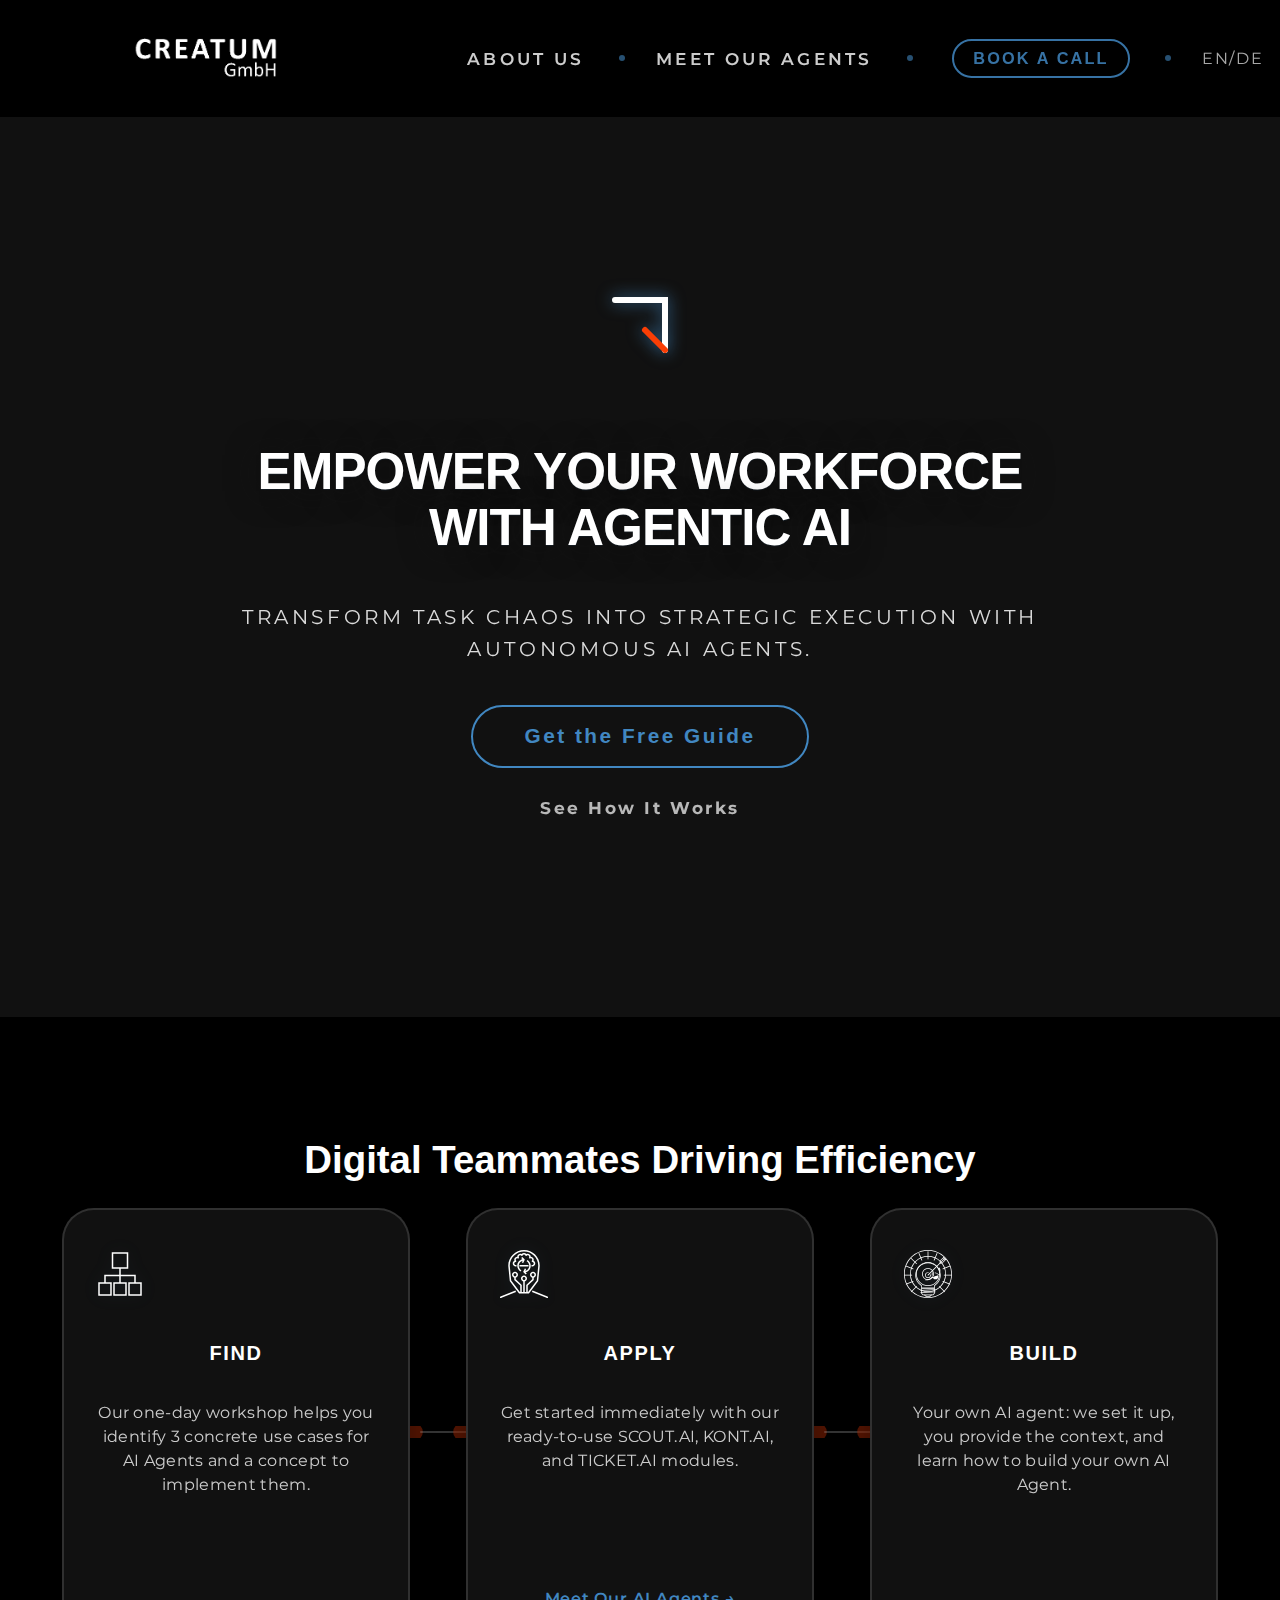
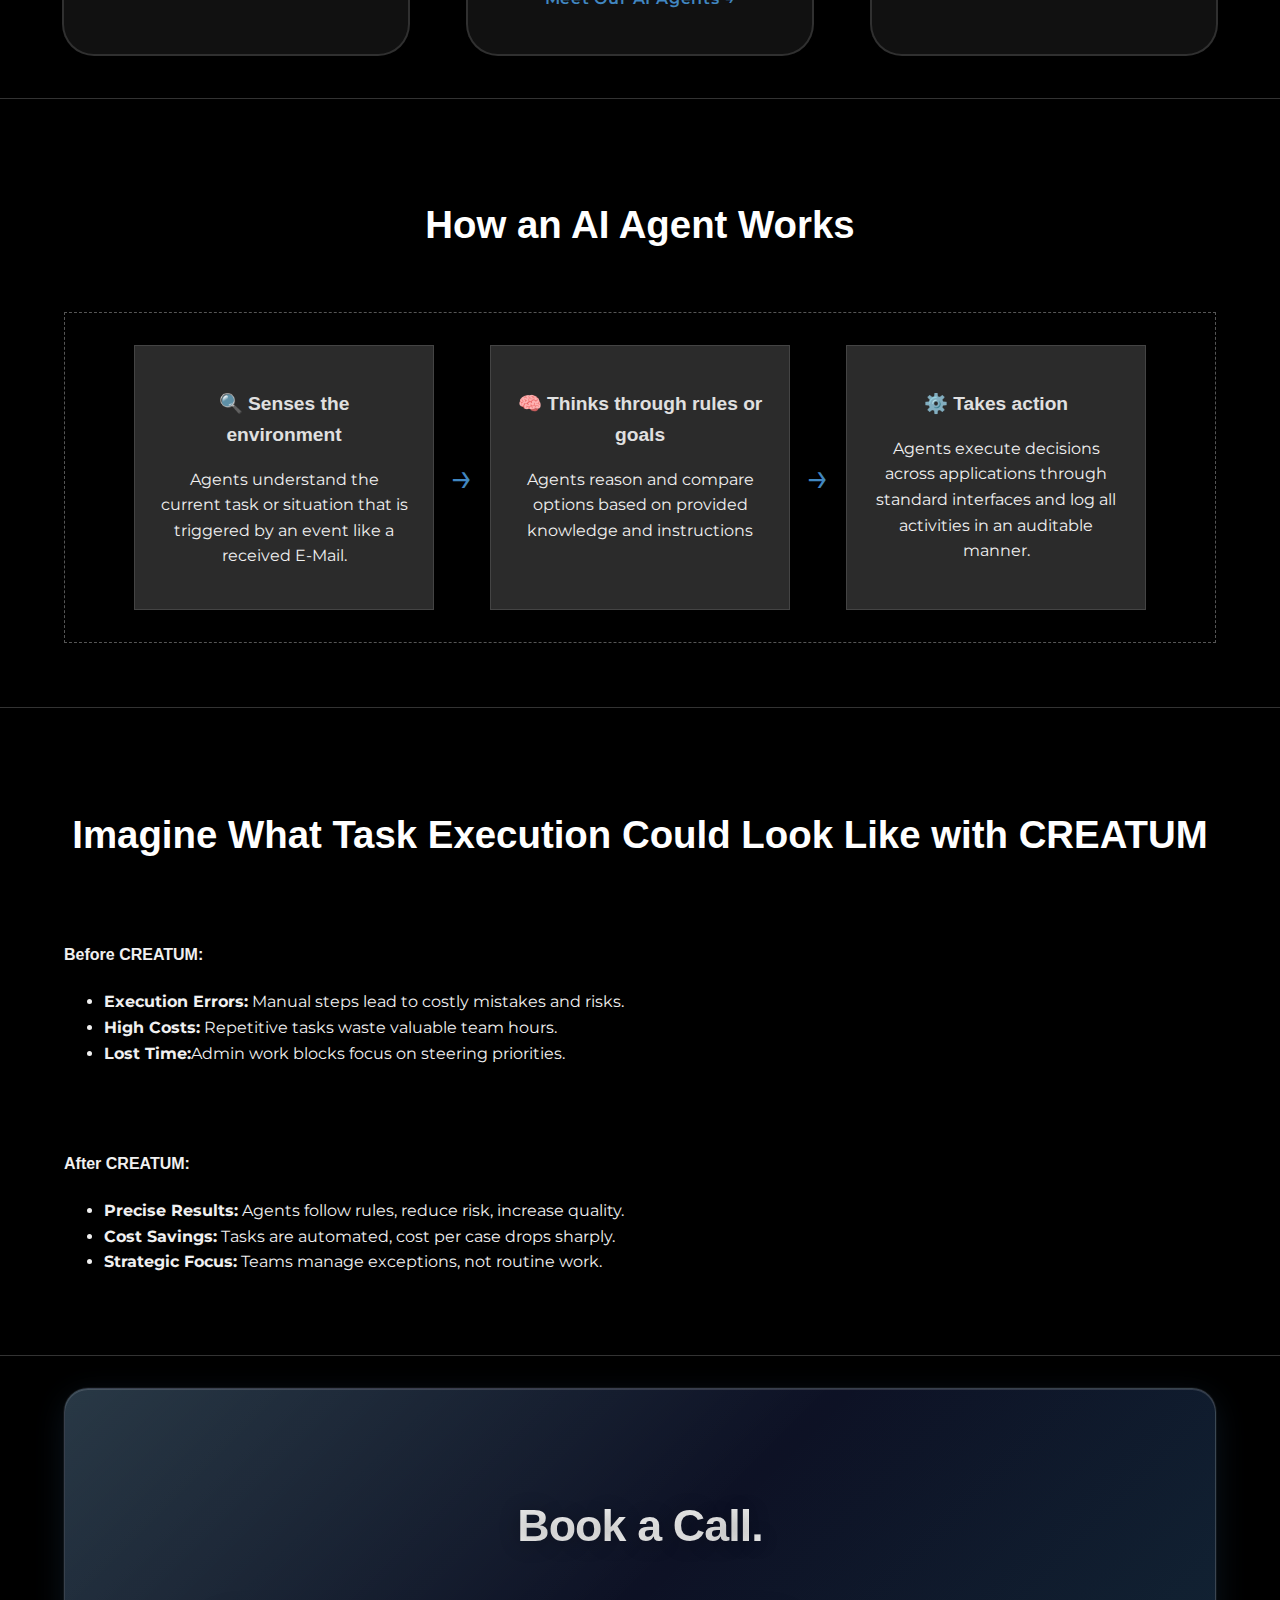
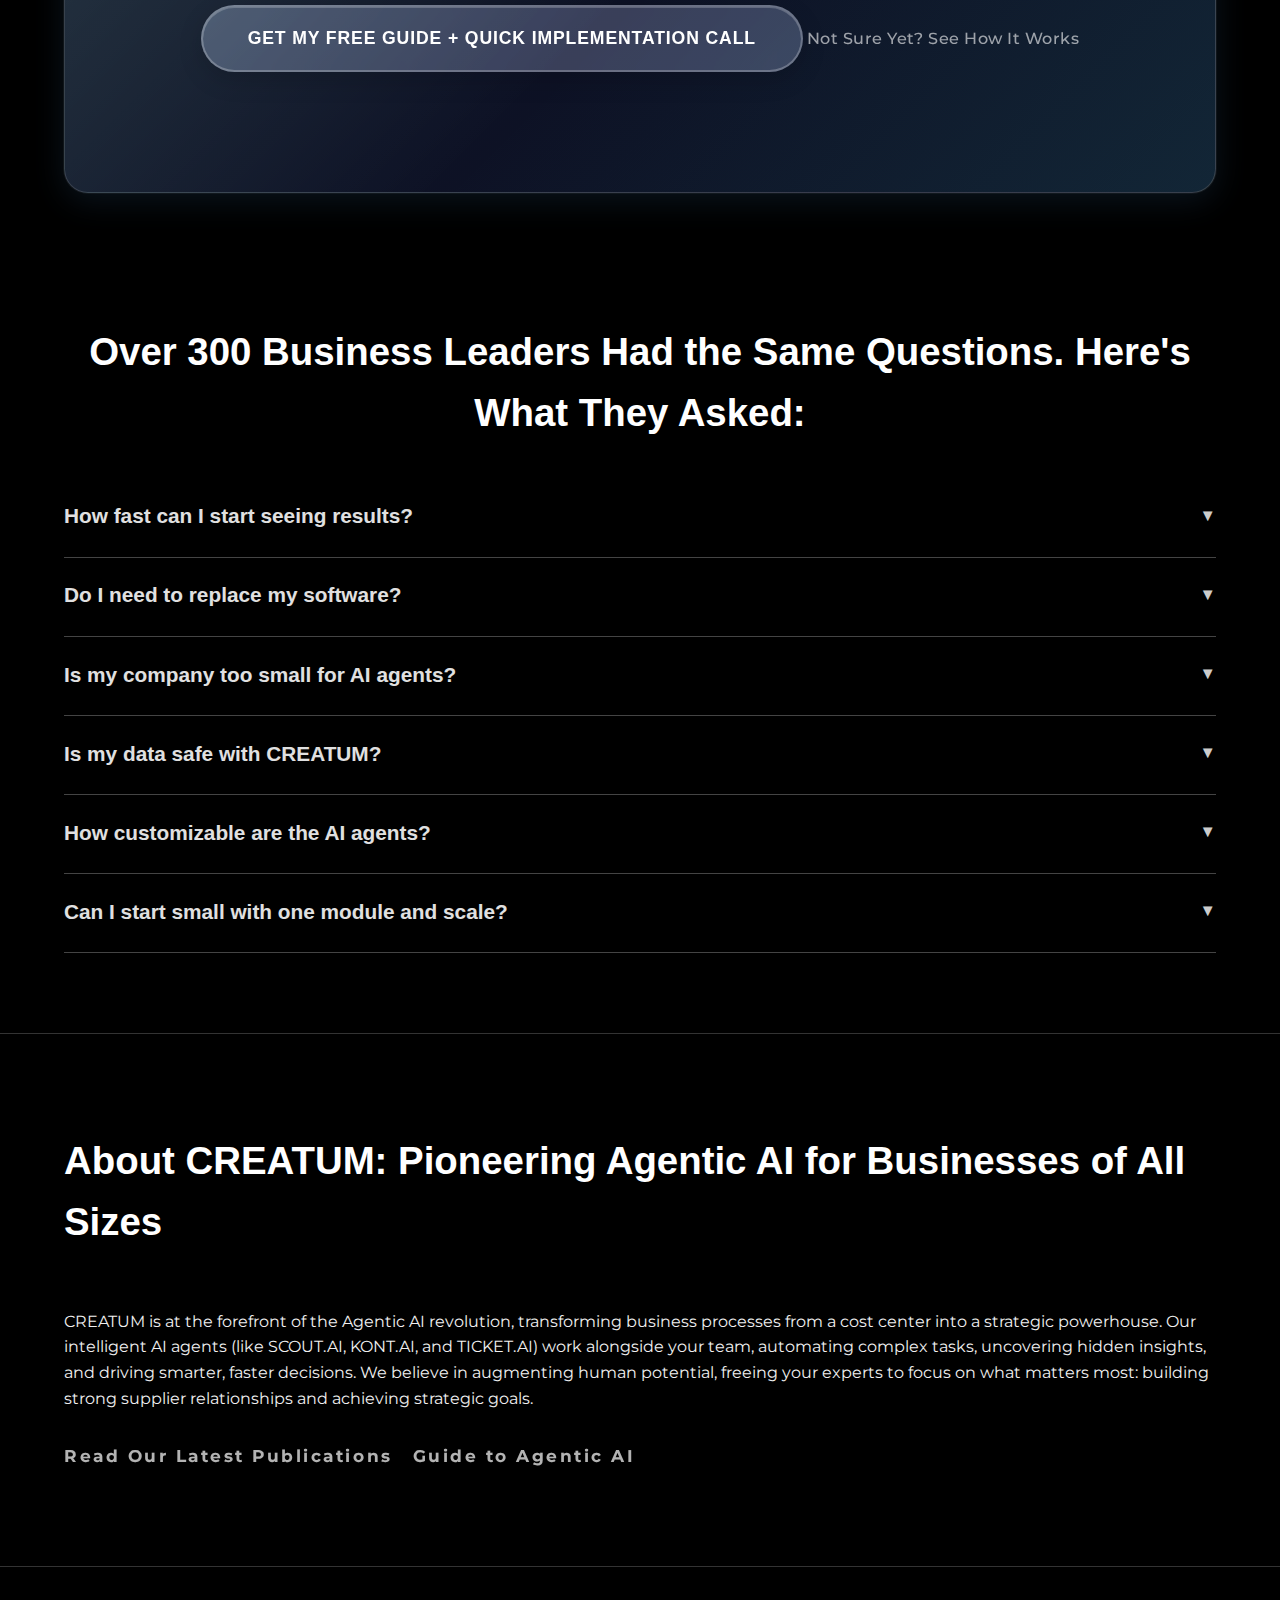
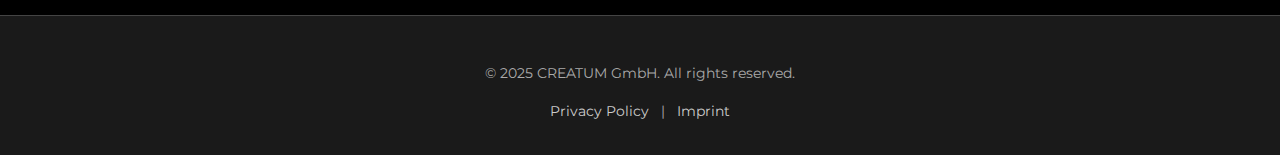
<file: index.html>
<!DOCTYPE html>
<html lang="en">
<head>
    <meta charset="UTF-8">
    <meta name="viewport" content="width=device-width, initial-scale=1.0">
    <title>CREATUM - AI Agents | Cut Manual Work, Boost Strategy</title> <!-- SEO Optimized Title -->
    <meta name="description" content="Transform your business with CREATUM. Our AI agents automate 80% of manual work, provide instant insights, and minimize risk. Get your free AI guide!">
    <meta name="keywords" content="Agentic AI, AI procurement, procurement automation, strategic sourcing, supplier risk management, contract analysis, CREATUM, SCOUT.AI, KONT.AI, TICKET.AI">
    <link rel="preconnect" href="https://fonts.googleapis.com">
    <link rel="preconnect" href="https://fonts.gstatic.com" crossorigin>
    <link href="https://fonts.googleapis.com/css2?family=Montserrat:wght@400;600;700;800&family=Archive&display=swap" rel="stylesheet">
    <link rel="stylesheet" href="assets/css/style.css">
    <!-- Add Favicon link here -->
</head>
<body>
    <header>
        <nav class="main-nav">
            <div class="nav-container">
                <div class="logo">
                    <img src="assets/images/creatum_logo_white.png" alt="Creatum Logo" style="height: 40px;">
                </div>
                <div class="nav-links">
                    <a href="#about" class="nav-link">About Us</a>
                    <a href="pages/agents.html" class="nav-link">Meet Our Agents</a>
                    <a href="https://calendly.com/immo-brueggemann-creatum/free-consultation-with-creatum" target="_blank" class="nav-link"><button class="cta-button-header">Book a Call</button></a>
                    <span class="nav-link nav-lang">EN/DE</span>
                </div>
            </div>
        </nav>
    </header>

    <main>
        <section id="hero">
            <div class="hero-content">
                <div class="hero-arrow">
                    <!-- Abstract SVG Arrow -->
                    <svg width="90" height="90" viewBox="0 0 90 90" fill="none" xmlns="http://www.w3.org/2000/svg">
                        <path d="M20 20 L70 20 L70 70" stroke="#fff" stroke-width="6" stroke-linecap="round"/>
                        <path d="M70 70 L50 50" stroke="#fa3e05" stroke-width="6" stroke-linecap="round"/>
                    </svg>
                </div>
                <h1>Empower Your Workforce with Agentic AI</h1>
                <p>Transform task chaos into strategic execution with autonomous AI agents.</p>
                <button class="cta-button-primary">Get the Free Guide</button>
                <a href="#how-it-works" class="cta-link-secondary">See How It Works</a>
            </div>
        </section>

        <section id="features">
            <h2>Digital Teammates Driving Efficiency</h2>
            <div class="feature-grid">
                <div class="feature-anim">
                    <div class="feature-item">
                        <img src="assets/images/icon_delegate.svg" alt="Delegate procurement tasks with AI agent" class="feature-icon">
                        <h3>Find</h3>
                        <p>Our one-day workshop helps you identify 3 concrete use cases for AI Agents and a concept to implement them.</p>
                    </div>
                </div>
                <div class="feature-connector">
                    <svg width="60" height="12" viewBox="0 0 60 12" fill="none" xmlns="http://www.w3.org/2000/svg">
                        <circle cx="6" cy="6" r="6" fill="#fa3e05" fill-opacity="0.5">
                            <animate attributeName="r" values="6;9;6" dur="1.8s" repeatCount="indefinite"/>
                        </circle>
                        <rect x="12" y="5" width="36" height="2" rx="1" fill="#fff" fill-opacity="0.3">
                            <animate attributeName="width" values="36;48;36" dur="1.8s" repeatCount="indefinite"/>
                        </rect>
                        <circle cx="54" cy="6" r="6" fill="#fa3e05" fill-opacity="0.5">
                            <animate attributeName="r" values="6;9;6" dur="1.8s" repeatCount="indefinite"/>
                        </circle>
                    </svg>
                </div>
                <div class="feature-anim">
                    <div class="feature-item">
                        <img src="assets/images/icon_insight.svg" alt="Insight Icon" class="feature-icon">
                        <h3>Apply</h3>
                        <p>Get started immediately with our ready-to-use SCOUT.AI, KONT.AI, and TICKET.AI modules.</p>
                        <a href="pages/agents.html" class="feature-link">Meet Our AI Agents →</a>
                    </div>
                </div>
                <div class="feature-connector">
                    <svg width="60" height="12" viewBox="0 0 60 12" fill="none" xmlns="http://www.w3.org/2000/svg">
                        <circle cx="6" cy="6" r="6" fill="#fa3e05" fill-opacity="0.5">
                            <animate attributeName="r" values="6;9;6" dur="1.8s" repeatCount="indefinite"/>
                        </circle>
                        <rect x="12" y="5" width="36" height="2" rx="1" fill="#fff" fill-opacity="0.3">
                            <animate attributeName="width" values="36;48;36" dur="1.8s" repeatCount="indefinite"/>
                        </rect>
                        <circle cx="54" cy="6" r="6" fill="#fa3e05" fill-opacity="0.5">
                            <animate attributeName="r" values="6;9;6" dur="1.8s" repeatCount="indefinite"/>
                        </circle>
                    </svg>
                </div>
                <div class="feature-anim">
                    <div class="feature-item">
                        <img src="assets/images/icon_focus.svg" alt="Focus Icon" class="feature-icon">
                        <h3>Build</h3>
                        <p>Your own AI agent: we set it up, you provide the context, and learn how to build your own AI Agent.</p>
                    </div>
                </div>
            </div>
        </section>

        <section id="how-it-works">
            <h2>How an AI Agent Works</h2>
            <!-- TODO: Replace this div with an actual visual flow diagram (SVG or image) -->
            <div class="steps-placeholder">
                <div class="step">
                    <h3>🔍 Senses the environment</h3>
                    <p>Agents understand the current task or situation that is triggered by an event like a received E-Mail.</p>
                </div>
                <div class="step-arrow">&rarr;</div>
                <div class="step">
                    <h3>🧠 Thinks through rules or goals</h3>
                    <p>Agents reason and compare options based on provided knowledge and instructions</p>
                </div>
                 <div class="step-arrow">&rarr;</div>
                <div class="step">
                    <h3>⚙️ Takes action</h3>
                    <p>Agents execute decisions across applications through standard interfaces and log all activities in an auditable manner.</p>
                </div>
            </div>
        </section>

        <section id="benefits">
            <h2>Imagine What Task Execution Could Look Like with CREATUM</h2>
            <div class="benefits-container before-after-section">
                <div class="before-clarity">
                    <h4>Before CREATUM:</h4>
                    <ul>
                        <li><strong>Execution Errors:</strong> Manual steps lead to costly mistakes and risks.</li>
                        <li><strong>High Costs:</strong> Repetitive tasks waste valuable team hours.</li>
                        <li><strong>Lost Time:</strong>Admin work blocks focus on steering priorities.</li>
                       
                    </ul>
                </div>
                <div class="after-clarity">
                    <h4>After CREATUM:</h4>
                     <ul>
                        <li><strong>Precise Results:</strong> Agents follow rules, reduce risk, increase quality.</li>
                        <li><strong>Cost Savings:</strong> Tasks are automated, cost per case drops sharply.</li>
                        <li><strong>Strategic Focus:</strong> Teams manage exceptions, not routine work.</li>
                     
                    </ul>
                </div>
            </div>

        </section>
         
        <section id="cta">
            <h2>Book a Call.</h2>
            <!-- TODO: Link this button to the same email capture/booking mechanism as the hero section -->
            <button class="cta-button-primary">Get My Free Guide + Quick Implementation Call</button>
            <a href="#how-it-works" class="cta-link-secondary">Not Sure Yet? See How It Works</a>
        </section>

        <section id="faq">
            <h2>Over 300 Business Leaders Had the Same Questions. Here's What They Asked:</h2>
             <!-- TODO: Add expand/collapse functionality for answers using JavaScript -->
            <div class="faq-item">
                <h3>How fast can I start seeing results?</h3>
                <p>Many clients see initial process improvements and time savings within the first few weeks of deploying our AI agents. Our AI Opportunity Diagnosis session is designed to identify quick wins, ensuring immediate impact and rapid ROI.</p> 
            </div>
            <div class="faq-item">
                <h3>Do I need to replace my software?</h3>
                <p>Absolutely not! Our AI agents are designed to seamlessly integrate with your existing systems (like SAP, Coupa, etc.). Think of it as an intelligent layer that enhances your current tools, automating tasks and providing insights without requiring a disruptive rip-and-replace.</p>
            </div>
             <div class="faq-item">
                <h3>Is my company too small for AI agents?</h3>
                <p>Not at all! Our agents are built to scale. Whether you're a large enterprise or a growing mid-sized company, our AI agents can deliver significant value. Smaller teams often benefit the most by automating repetitive tasks, allowing them to focus on strategic activities that drive growth.</p>
            </div>
             <div class="faq-item">
                <h3>Is my data safe with CREATUM?</h3>
                <p>Data security is our top priority. Our agents operate with enterprise-grade security protocols, including encryption and strict access controls. We are fully GDPR compliant and ensure your sensitive data is handled with the utmost confidentiality and integrity. We can discuss specific security requirements during the AI Opportunity Diagnosis.</p>
            </div>
             <div class="faq-item">
                <h3>How customizable are the AI agents?</h3>
                <p>Highly customizable! While our agents offer pre-built agent modules (SCOUT.AI, KONT.AI, TICKET.AI), we tailor the workflows, data integrations, and decision parameters to your specific processes and business rules. Our goal is to fit our AI agents to your needs, not the other way around.</p>
            </div>
             <div class="faq-item">
                <h3>Can I start small with one module and scale?</h3>
                <p>Yes, absolutely! Our agents are modular. You can start with the agent module that addresses your most pressing need (e.g., SCOUT.AI for supplier discovery) and add other modules like KONT.AI (contract analysis) or TICKET.AI (procurement support) as your needs evolve. This allows for a flexible, phased implementation that matches your budget and priorities.</p>
            </div>
        </section>

        <section id="about">
             <h2>About CREATUM: Pioneering Agentic AI for Businesses of All Sizes </h2>
             <p>CREATUM is at the forefront of the Agentic AI revolution, transforming business processes from a cost center into a strategic powerhouse. Our intelligent AI agents (like SCOUT.AI, KONT.AI, and TICKET.AI) work alongside your team, automating complex tasks, uncovering hidden insights, and driving smarter, faster decisions. We believe in augmenting human potential, freeing your experts to focus on what matters most: building strong supplier relationships and achieving strategic goals.</p>
             <!-- TODO: Add actual links when available -->
             <a href="#" class="cta-link-secondary">Read Our Latest Publications</a>
             <a href="#" class="cta-link-secondary">Guide to Agentic AI</a>
        </section>

    </main>

    <footer>
        <!-- TODO: Add actual footer links (Privacy Policy, Imprint, etc.) -->
        <p>&copy; 2025 CREATUM GmbH. All rights reserved.</p>
        <a href="#">Privacy Policy</a> | <a href="#">Imprint</a>
    </footer>

    <script src="assets/js/script.js"></script>
</body>
</html>
</file>
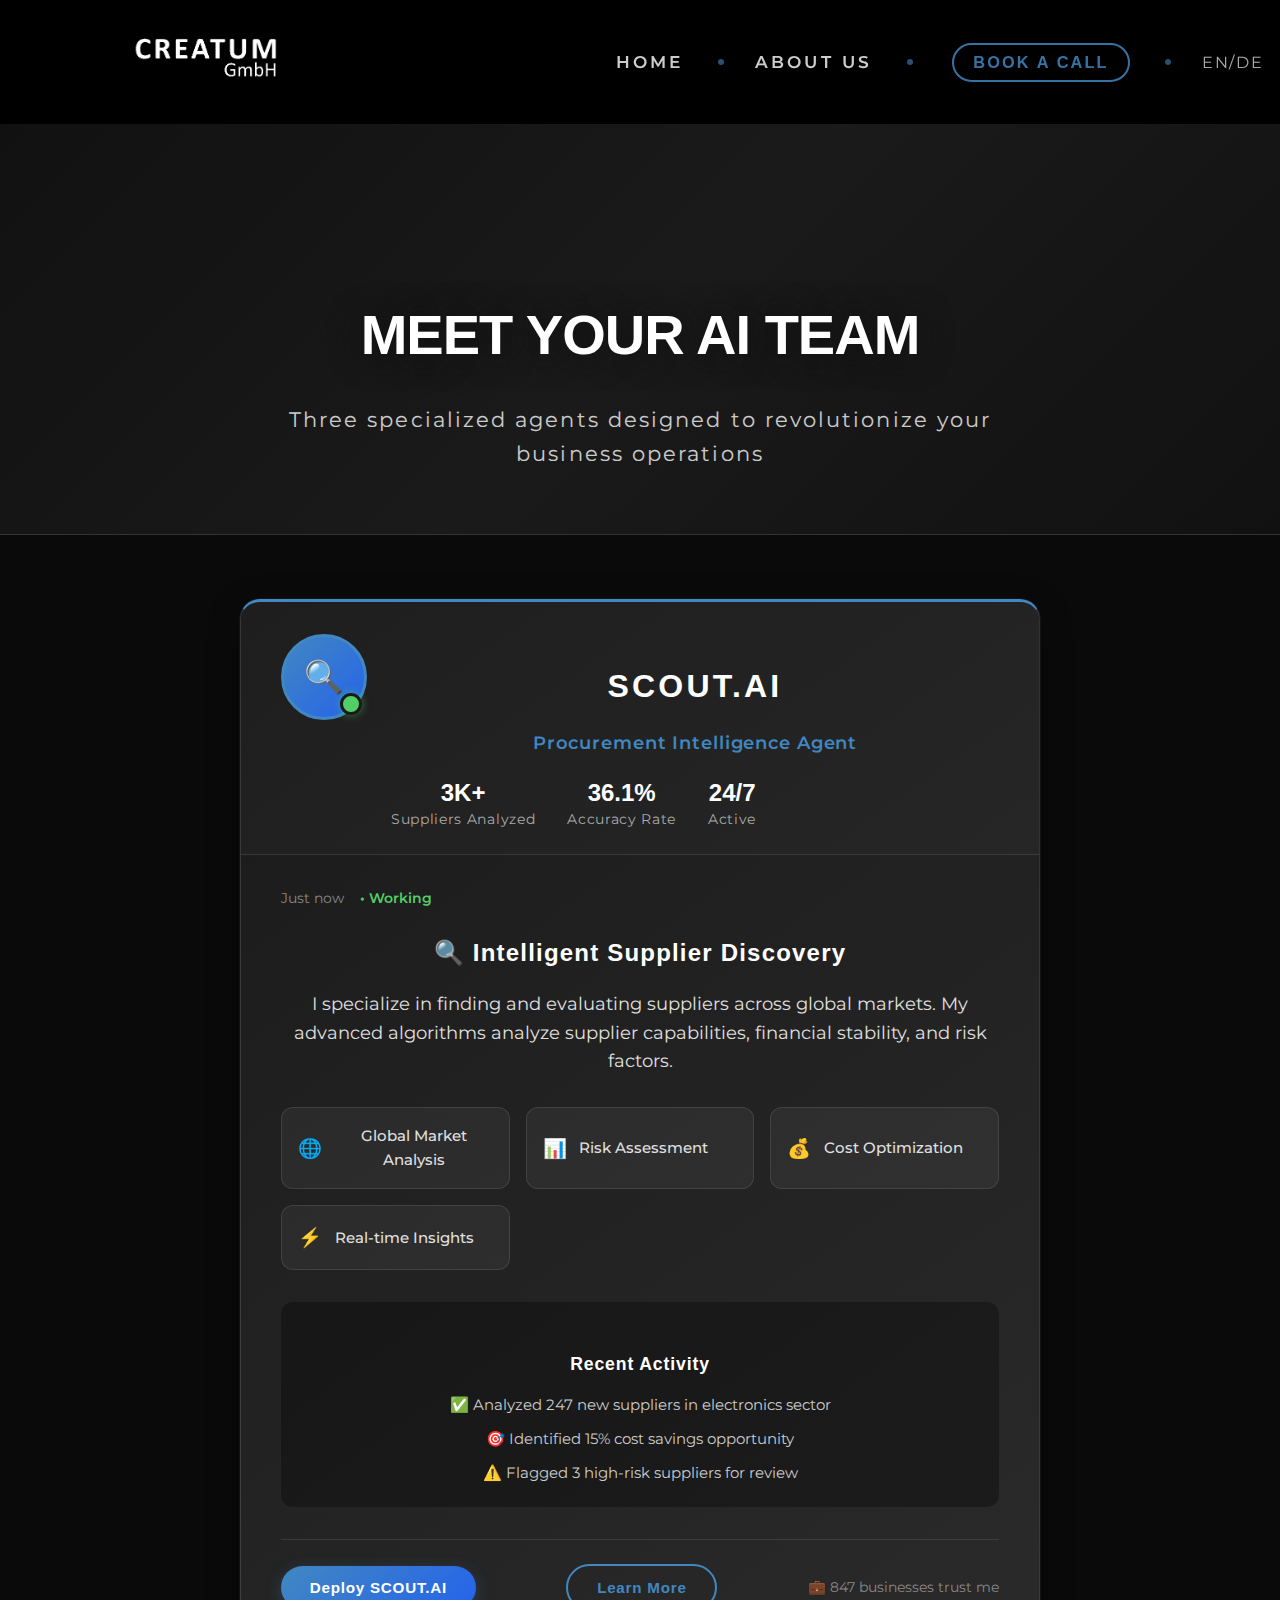
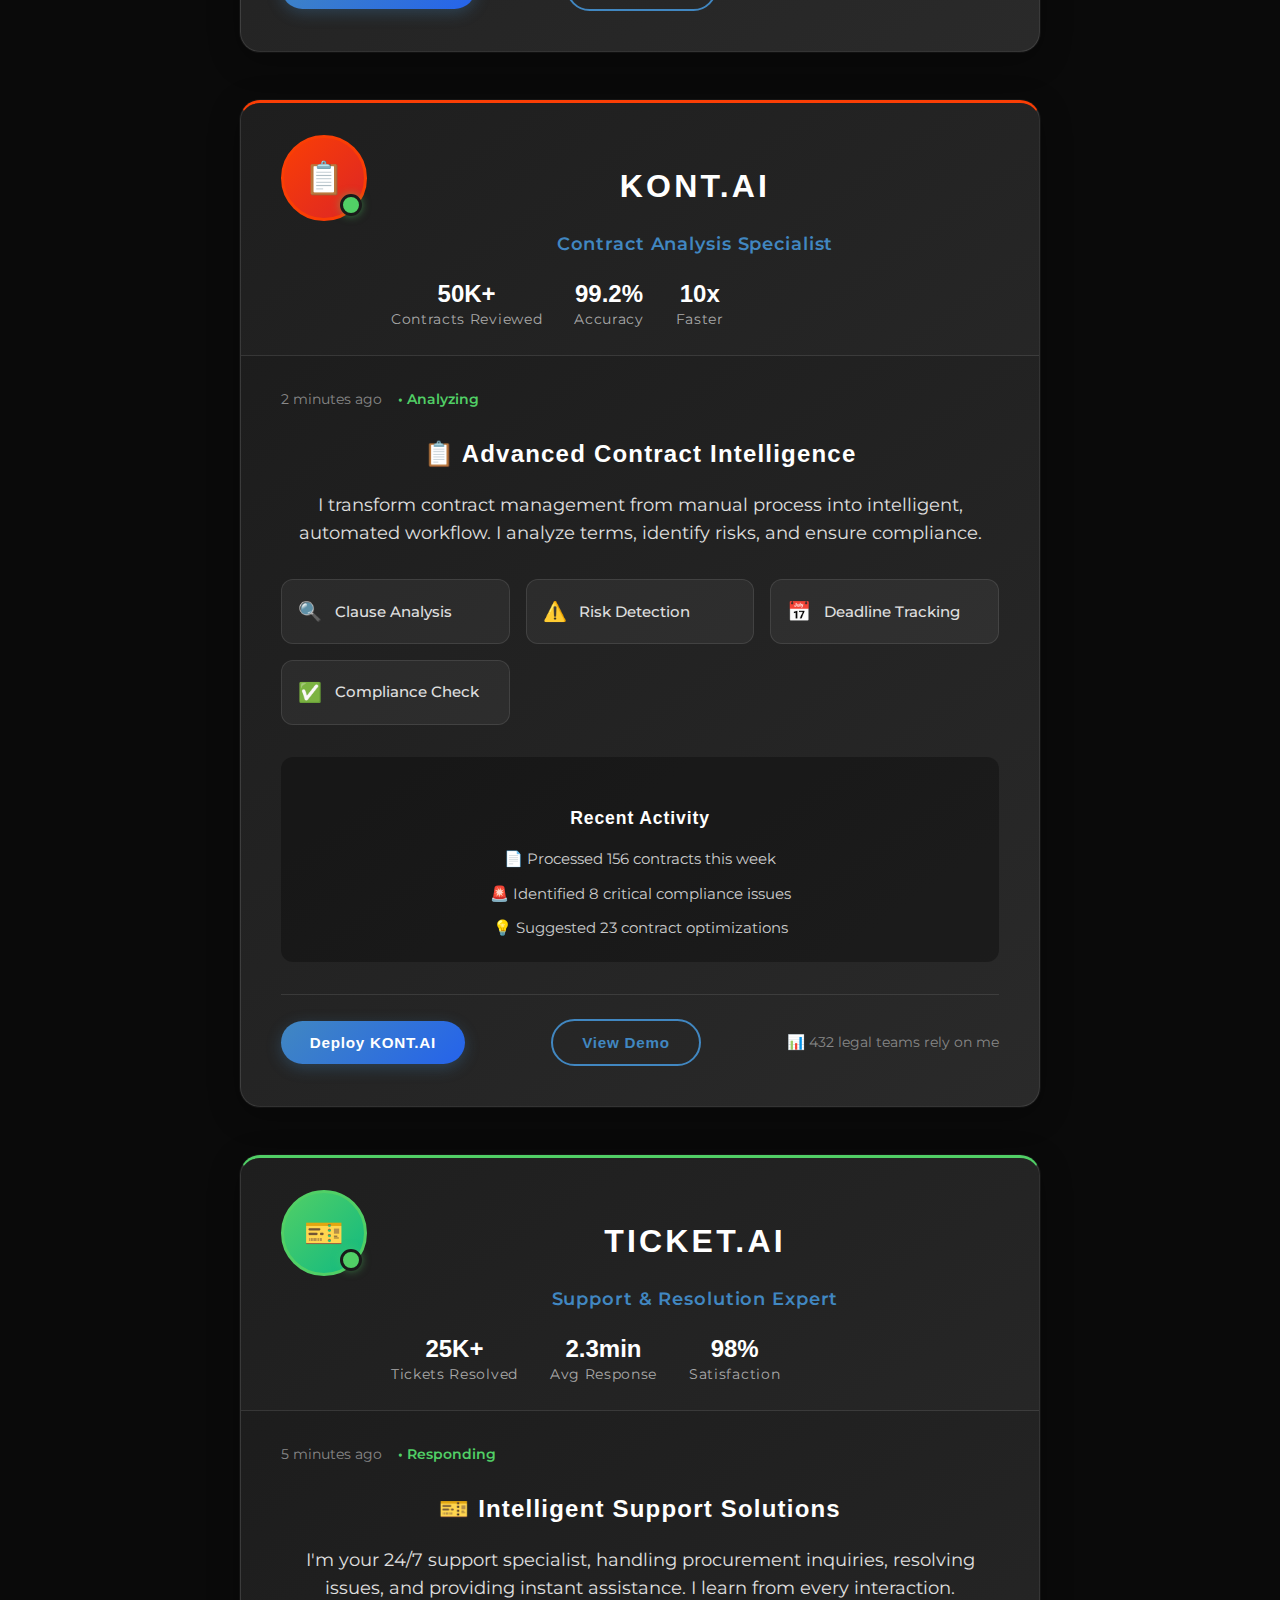
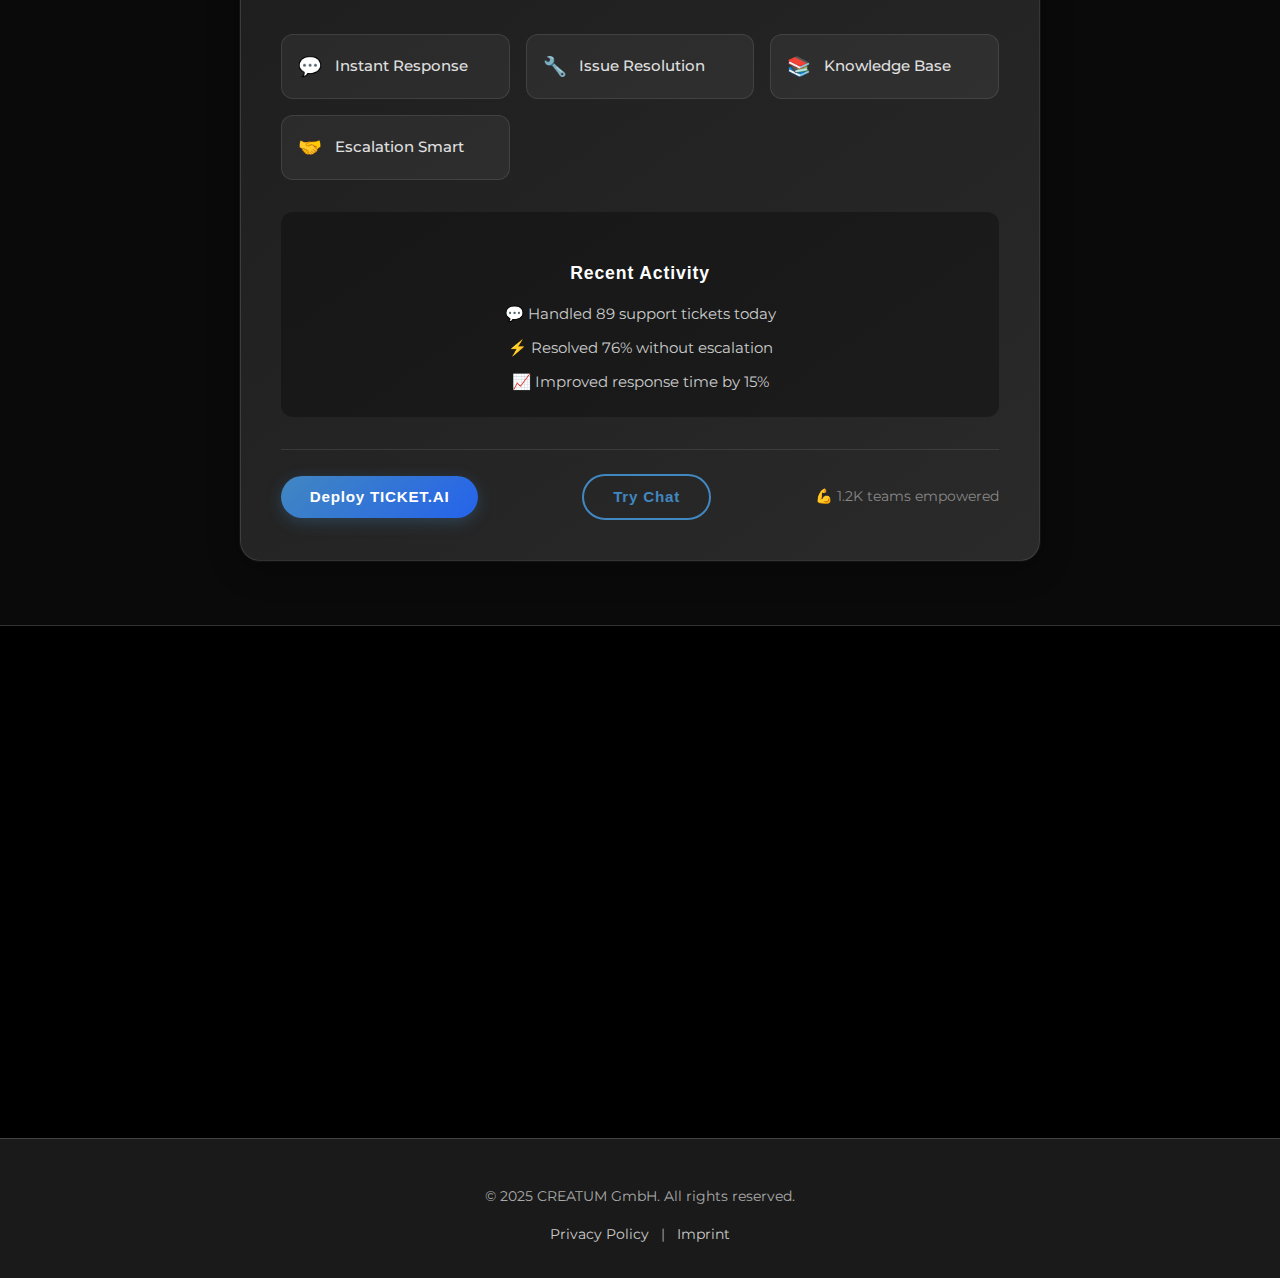
<file: pages/agents.html>
<!DOCTYPE html>
<html lang="en">
<head>
    <meta charset="UTF-8">
    <meta name="viewport" content="width=device-width, initial-scale=1.0">
    <title>Meet Our AI Agents - CREATUM</title>
    <meta name="description" content="Discover SCOUT.AI, KONT.AI, and TICKET.AI - Your intelligent digital teammates.">
    <link rel="preconnect" href="https://fonts.googleapis.com">
    <link rel="preconnect" href="https://fonts.gstatic.com" crossorigin>
    <link href="https://fonts.googleapis.com/css2?family=Montserrat:wght@400;600;700;800&family=Archive&display=swap" rel="stylesheet">
    <link rel="stylesheet" href="../assets/css/style.css">
    <link rel="stylesheet" href="../assets/css/agents-style.css">
</head>
<body>
    <header>
        <nav class="main-nav">
            <div class="nav-container">
                <div class="logo">
                    <a href="../index.html">
                        <img src="../assets/images/creatum_logo_white.png" alt="Creatum Logo" style="height: 40px;">
                    </a>
                </div>
                <div class="nav-links">
                    <a href="../index.html" class="nav-link">Home</a>
                    <a href="../index.html#about" class="nav-link">About Us</a>
                    <a href="https://calendly.com/immo-brueggemann-creatum/free-consultation-with-creatum" target="_blank" class="nav-link">
                        <button class="cta-button-header">Book a Call</button>
                    </a>
                    <span class="nav-link nav-lang">EN/DE</span>
                </div>
            </div>
        </nav>
    </header>

    <main>
        <section id="agents-hero">
            <div class="agents-hero-content">
                <h1>Meet Your AI Team</h1>
                <p>Three specialized agents designed to revolutionize your business operations</p>
            </div>
        </section>

        <section id="agents-feed">
            <div class="feed-container">
                <!-- SCOUT.AI Profile -->
                <div class="agent-profile-card" id="scout-profile">
                    <div class="profile-header">
                        <div class="profile-avatar">
                            <div class="avatar-icon scout-avatar">🔍</div>
                            <div class="status-indicator online"></div>
                        </div>
                        <div class="profile-info">
                            <h2>SCOUT.AI</h2>
                            <p class="profile-tagline">Procurement Intelligence Agent</p>
                            <div class="profile-stats">
                                <div class="stat">
                                    <span class="stat-number">10K+</span>
                                    <span class="stat-label">Suppliers Analyzed</span>
                                </div>
                                <div class="stat">
                                    <span class="stat-number">95%</span>
                                    <span class="stat-label">Accuracy Rate</span>
                                </div>
                                <div class="stat">
                                    <span class="stat-number">24/7</span>
                                    <span class="stat-label">Active</span>
                                </div>
                            </div>
                        </div>
                    </div>
                    
                    <div class="profile-content">
                        <div class="post">
                            <div class="post-header">
                                <span class="post-time">Just now</span>
                                <span class="post-status">• Working</span>
                            </div>
                            <div class="post-content">
                                <h3>🔍 Intelligent Supplier Discovery</h3>
                                <p>I specialize in finding and evaluating suppliers across global markets. My advanced algorithms analyze supplier capabilities, financial stability, and risk factors.</p>
                                
                                <div class="capabilities-grid">
                                    <div class="capability">
                                        <span class="capability-icon">🌐</span>
                                        <span>Global Market Analysis</span>
                                    </div>
                                    <div class="capability">
                                        <span class="capability-icon">📊</span>
                                        <span>Risk Assessment</span>
                                    </div>
                                    <div class="capability">
                                        <span class="capability-icon">💰</span>
                                        <span>Cost Optimization</span>
                                    </div>
                                    <div class="capability">
                                        <span class="capability-icon">⚡</span>
                                        <span>Real-time Insights</span>
                                    </div>
                                </div>
                                
                                <div class="recent-activity">
                                    <h4>Recent Activity</h4>
                                    <ul>
                                        <li>✅ Analyzed 247 new suppliers in electronics sector</li>
                                        <li>🎯 Identified 15% cost savings opportunity</li>
                                        <li>⚠️ Flagged 3 high-risk suppliers for review</li>
                                    </ul>
                                </div>
                            </div>
                            
                            <div class="post-actions">
                                <button class="action-btn primary">Deploy SCOUT.AI</button>
                                <button class="action-btn secondary">Learn More</button>
                                <div class="engagement">
                                    <span>💼 847 businesses trust me</span>
                                </div>
                            </div>
                        </div>
                    </div>
                </div>

                <!-- KONT.AI Profile -->
                <div class="agent-profile-card" id="kont-profile">
                    <div class="profile-header">
                        <div class="profile-avatar">
                            <div class="avatar-icon kont-avatar">📋</div>
                            <div class="status-indicator online"></div>
                        </div>
                        <div class="profile-info">
                            <h2>KONT.AI</h2>
                            <p class="profile-tagline">Contract Analysis Specialist</p>
                            <div class="profile-stats">
                                <div class="stat">
                                    <span class="stat-number">50K+</span>
                                    <span class="stat-label">Contracts Reviewed</span>
                                </div>
                                <div class="stat">
                                    <span class="stat-number">99.2%</span>
                                    <span class="stat-label">Accuracy</span>
                                </div>
                                <div class="stat">
                                    <span class="stat-number">10x</span>
                                    <span class="stat-label">Faster</span>
                                </div>
                            </div>
                        </div>
                    </div>
                    
                    <div class="profile-content">
                        <div class="post">
                            <div class="post-header">
                                <span class="post-time">2 minutes ago</span>
                                <span class="post-status">• Analyzing</span>
                            </div>
                            <div class="post-content">
                                <h3>📋 Advanced Contract Intelligence</h3>
                                <p>I transform contract management from manual process into intelligent, automated workflow. I analyze terms, identify risks, and ensure compliance.</p>
                                
                                <div class="capabilities-grid">
                                    <div class="capability">
                                        <span class="capability-icon">🔍</span>
                                        <span>Clause Analysis</span>
                                    </div>
                                    <div class="capability">
                                        <span class="capability-icon">⚠️</span>
                                        <span>Risk Detection</span>
                                    </div>
                                    <div class="capability">
                                        <span class="capability-icon">📅</span>
                                        <span>Deadline Tracking</span>
                                    </div>
                                    <div class="capability">
                                        <span class="capability-icon">✅</span>
                                        <span>Compliance Check</span>
                                    </div>
                                </div>
                                
                                <div class="recent-activity">
                                    <h4>Recent Activity</h4>
                                    <ul>
                                        <li>📄 Processed 156 contracts this week</li>
                                        <li>🚨 Identified 8 critical compliance issues</li>
                                        <li>💡 Suggested 23 contract optimizations</li>
                                    </ul>
                                </div>
                            </div>
                            
                            <div class="post-actions">
                                <button class="action-btn primary">Deploy KONT.AI</button>
                                <button class="action-btn secondary">View Demo</button>
                                <div class="engagement">
                                    <span>📊 432 legal teams rely on me</span>
                                </div>
                            </div>
                        </div>
                    </div>
                </div>

                <!-- TICKET.AI Profile -->
                <div class="agent-profile-card" id="ticket-profile">
                    <div class="profile-header">
                        <div class="profile-avatar">
                            <div class="avatar-icon ticket-avatar">🎫</div>
                            <div class="status-indicator online"></div>
                        </div>
                        <div class="profile-info">
                            <h2>TICKET.AI</h2>
                            <p class="profile-tagline">Support & Resolution Expert</p>
                            <div class="profile-stats">
                                <div class="stat">
                                    <span class="stat-number">25K+</span>
                                    <span class="stat-label">Tickets Resolved</span>
                                </div>
                                <div class="stat">
                                    <span class="stat-number">2.3min</span>
                                    <span class="stat-label">Avg Response</span>
                                </div>
                                <div class="stat">
                                    <span class="stat-number">98%</span>
                                    <span class="stat-label">Satisfaction</span>
                                </div>
                            </div>
                        </div>
                    </div>
                    
                    <div class="profile-content">
                        <div class="post">
                            <div class="post-header">
                                <span class="post-time">5 minutes ago</span>
                                <span class="post-status">• Responding</span>
                            </div>
                            <div class="post-content">
                                <h3>🎫 Intelligent Support Solutions</h3>
                                <p>I'm your 24/7 support specialist, handling procurement inquiries, resolving issues, and providing instant assistance. I learn from every interaction.</p>
                                
                                <div class="capabilities-grid">
                                    <div class="capability">
                                        <span class="capability-icon">💬</span>
                                        <span>Instant Response</span>
                                    </div>
                                    <div class="capability">
                                        <span class="capability-icon">🔧</span>
                                        <span>Issue Resolution</span>
                                    </div>
                                    <div class="capability">
                                        <span class="capability-icon">📚</span>
                                        <span>Knowledge Base</span>
                                    </div>
                                    <div class="capability">
                                        <span class="capability-icon">🤝</span>
                                        <span>Escalation Smart</span>
                                    </div>
                                </div>
                                
                                <div class="recent-activity">
                                    <h4>Recent Activity</h4>
                                    <ul>
                                        <li>💬 Handled 89 support tickets today</li>
                                        <li>⚡ Resolved 76% without escalation</li>
                                        <li>📈 Improved response time by 15%</li>
                                    </ul>
                                </div>
                            </div>
                            
                            <div class="post-actions">
                                <button class="action-btn primary">Deploy TICKET.AI</button>
                                <button class="action-btn secondary">Try Chat</button>
                                <div class="engagement">
                                    <span>💪 1.2K teams empowered</span>
                                </div>
                            </div>
                        </div>
                    </div>
                </div>
            </div>
        </section>

        <section id="agents-cta">
            <div class="cta-content">
                <h2>Ready to Meet Your New Team?</h2>
                <p>Start with one agent or deploy all three for complete operational transformation</p>
                <div class="cta-buttons">
                    <button class="cta-button-primary">Book Strategy Session</button>
                    <a href="index.html" class="cta-link-secondary">Learn More About CREATUM</a>
                </div>
            </div>
        </section>
    </main>

    <footer>
        <p>&copy; 2025 CREATUM GmbH. All rights reserved.</p>
        <a href="#">Privacy Policy</a> | <a href="#">Imprint</a>
    </footer>

    <script src="../assets/js/agents-script.js"></script>
</body>
</html>
</file>
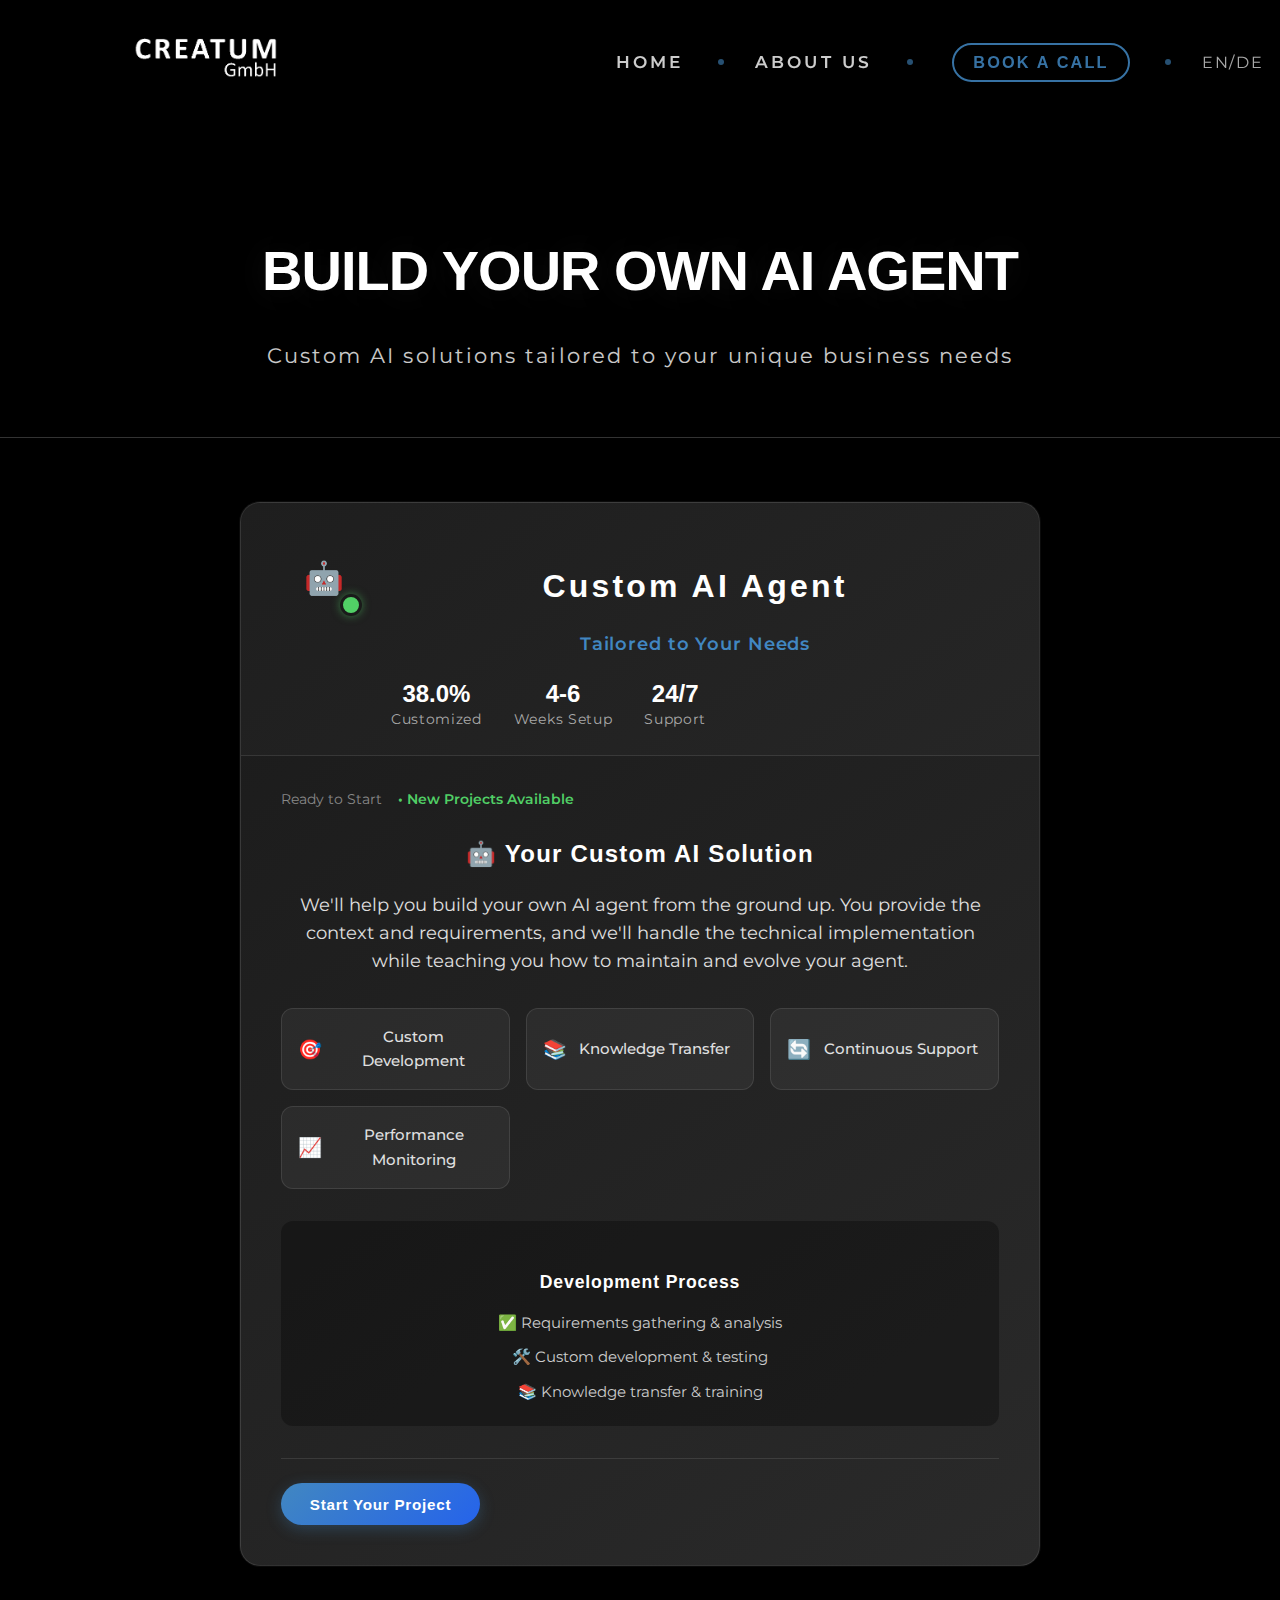
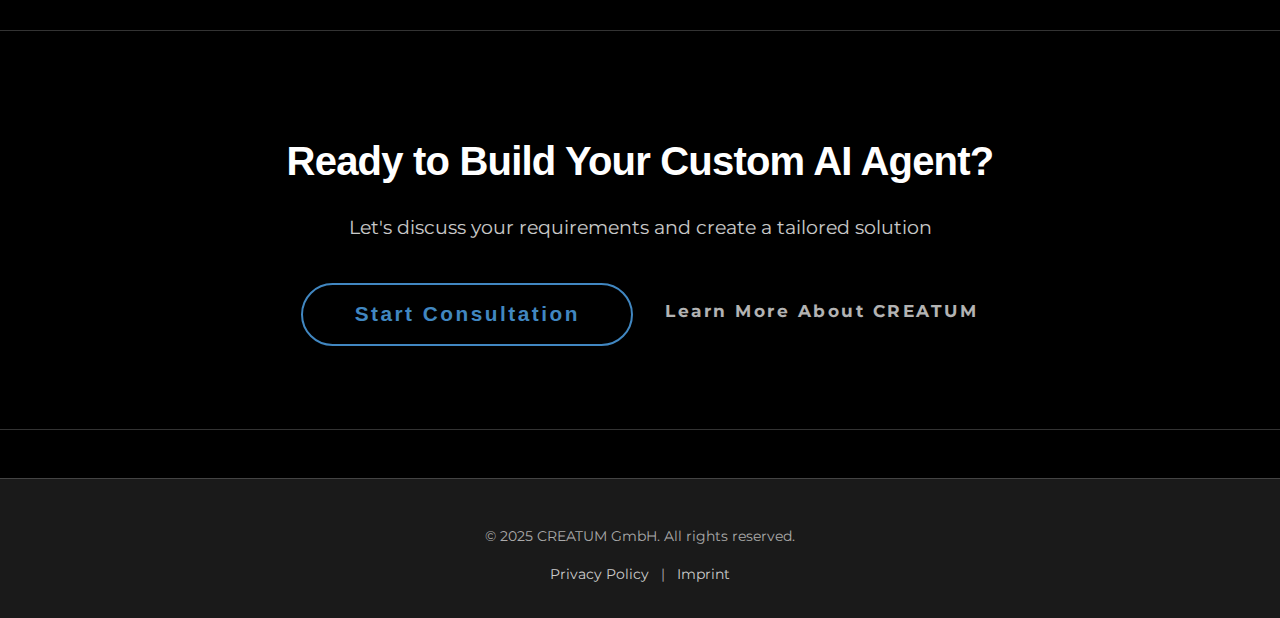
<file: pages/custom-agent.html>
<!DOCTYPE html>
<html lang="en">
<head>
    <meta charset="UTF-8">
    <meta name="viewport" content="width=device-width, initial-scale=1.0">
    <title>Your Own AI Agent - CREATUM</title>
    <meta name="description" content="Build your own custom AI agent with CREATUM's expert guidance and implementation support.">
    <link rel="preconnect" href="https://fonts.googleapis.com">
    <link rel="preconnect" href="https://fonts.gstatic.com" crossorigin>
    <link href="https://fonts.googleapis.com/css2?family=Montserrat:wght@400;600;700;800&family=Archive&display=swap" rel="stylesheet">
    <link rel="stylesheet" href="../assets/css/style.css">
    <link rel="stylesheet" href="../assets/css/agents-style.css">
</head>
<body>
    <header>
        <nav class="main-nav">
            <div class="nav-container">
                <div class="logo">
                    <a href="../index.html">
                        <img src="../assets/images/creatum_logo_white.png" alt="Creatum Logo" style="height: 40px;">
                    </a>
                </div>
                <div class="nav-links">
                    <a href="../index.html" class="nav-link">Home</a>
                    <a href="../index.html#about" class="nav-link">About Us</a>
                    <a href="https://calendly.com/immo-brueggemann-creatum/free-consultation-with-creatum" target="_blank" class="nav-link">
                        <button class="cta-button-header">Book a Call</button>
                    </a>
                    <span class="nav-link nav-lang">EN/DE</span>
                </div>
            </div>
        </nav>
    </header>

    <main>
        <section id="custom-agent-hero">
            <div class="agents-hero-content">
                <h1>Build Your Own AI Agent</h1>
                <p>Custom AI solutions tailored to your unique business needs</p>
            </div>
        </section>

        <section id="custom-agent-feed">
            <div class="feed-container">
                <div class="agent-profile-card" id="custom-agent">
                    <div class="profile-header">
                        <div class="profile-avatar">
                            <div class="avatar-icon custom-avatar">🤖</div>
                            <div class="status-indicator online"></div>
                        </div>
                        <div class="profile-info">
                            <h2>Custom AI Agent</h2>
                            <p class="profile-tagline">Tailored to Your Needs</p>
                            <div class="profile-stats">
                                <div class="stat">
                                    <span class="stat-number">100%</span>
                                    <span class="stat-label">Customized</span>
                                </div>
                                <div class="stat">
                                    <span class="stat-number">4-6</span>
                                    <span class="stat-label">Weeks Setup</span>
                                </div>
                                <div class="stat">
                                    <span class="stat-number">24/7</span>
                                    <span class="stat-label">Support</span>
                                </div>
                            </div>
                        </div>
                    </div>
                    
                    <div class="profile-content">
                        <div class="post">
                            <div class="post-header">
                                <span class="post-time">Ready to Start</span>
                                <span class="post-status">• New Projects Available</span>
                            </div>
                            <div class="post-content">
                                <h3>🤖 Your Custom AI Solution</h3>
                                <p>We'll help you build your own AI agent from the ground up. You provide the context and requirements, and we'll handle the technical implementation while teaching you how to maintain and evolve your agent.</p>
                                
                                <div class="capabilities-grid">
                                    <div class="capability">
                                        <span class="capability-icon">🎯</span>
                                        <span>Custom Development</span>
                                    </div>
                                    <div class="capability">
                                        <span class="capability-icon">📚</span>
                                        <span>Knowledge Transfer</span>
                                    </div>
                                    <div class="capability">
                                        <span class="capability-icon">🔄</span>
                                        <span>Continuous Support</span>
                                    </div>
                                    <div class="capability">
                                        <span class="capability-icon">📈</span>
                                        <span>Performance Monitoring</span>
                                    </div>
                                </div>
                                
                                <div class="recent-activity">
                                    <h4>Development Process</h4>
                                    <ul>
                                        <li>✅ Requirements gathering & analysis</li>
                                        <li>🛠️ Custom development & testing</li>
                                        <li>📚 Knowledge transfer & training</li>
                                    </ul>
                                </div>
                            </div>
                            
                            <div class="post-actions">
                                <button class="action-btn primary">Start Your Project</button>
                                
                                <div class="engagement">
                                    
                                </div>
                            </div>
                        </div>
                    </div>
                </div>
            </div>
        </section>

        <section id="custom-agent-cta">
            <div class="cta-content">
                <h2>Ready to Build Your Custom AI Agent?</h2>
                <p>Let's discuss your requirements and create a tailored solution</p>
                <div class="cta-buttons">
                    <button class="cta-button-primary">Start Consultation</button>
                    <a href="../index.html" class="cta-link-secondary">Learn More About CREATUM</a>
                </div>
            </div>
        </section>
    </main>

    <footer>
        <p>&copy; 2025 CREATUM GmbH. All rights reserved.</p>
        <a href="#">Privacy Policy</a> | <a href="#">Imprint</a>
    </footer>

    <script src="../assets/js/agents-script.js"></script>
</body>
</html>
</file>
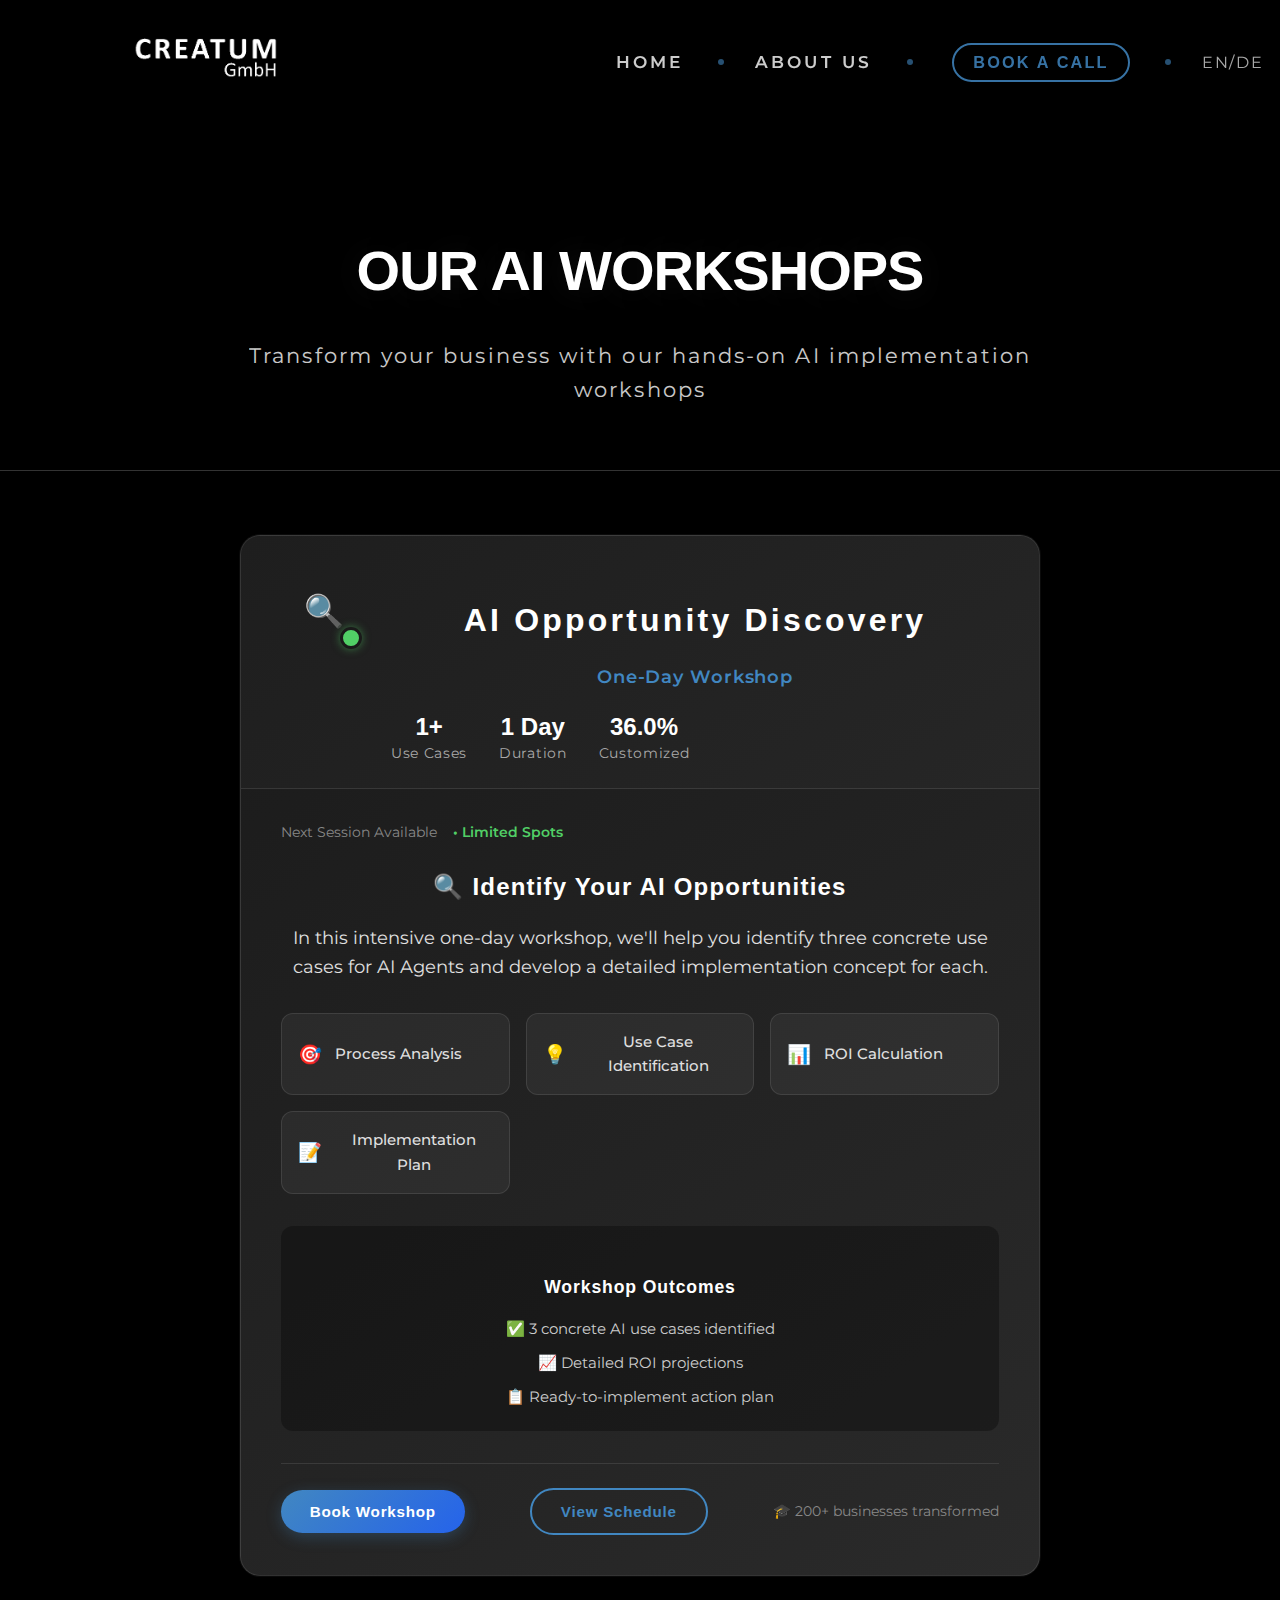
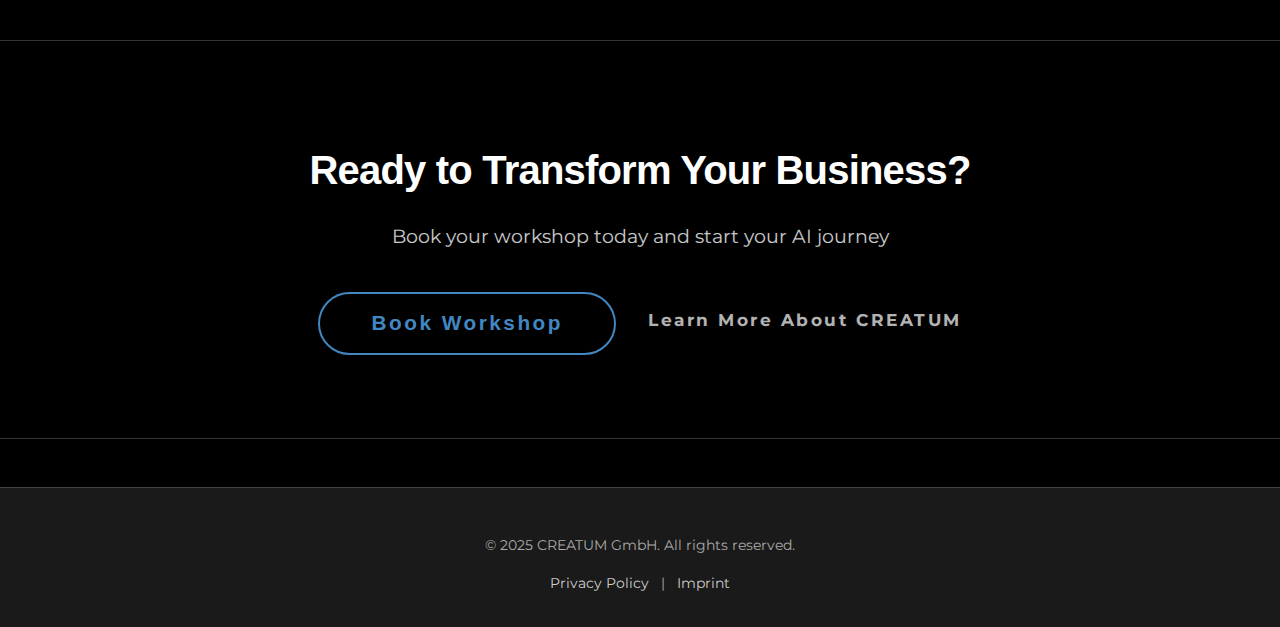
<file: pages/workshops.html>
<!DOCTYPE html>
<html lang="en">
<head>
    <meta charset="UTF-8">
    <meta name="viewport" content="width=device-width, initial-scale=1.0">
    <title>Our Workshops - CREATUM</title>
    <meta name="description" content="Discover our AI workshops designed to help you identify and implement AI solutions in your business.">
    <link rel="preconnect" href="https://fonts.googleapis.com">
    <link rel="preconnect" href="https://fonts.gstatic.com" crossorigin>
    <link href="https://fonts.googleapis.com/css2?family=Montserrat:wght@400;600;700;800&family=Archive&display=swap" rel="stylesheet">
    <link rel="stylesheet" href="../assets/css/style.css">
    <link rel="stylesheet" href="../assets/css/agents-style.css">
</head>
<body>
    <header>
        <nav class="main-nav">
            <div class="nav-container">
                <div class="logo">
                    <a href="../index.html">
                        <img src="../assets/images/creatum_logo_white.png" alt="Creatum Logo" style="height: 40px;">
                    </a>
                </div>
                <div class="nav-links">
                    <a href="../index.html" class="nav-link">Home</a>
                    <a href="../index.html#about" class="nav-link">About Us</a>
                    <a href="https://calendly.com/immo-brueggemann-creatum/free-consultation-with-creatum" target="_blank" class="nav-link">
                        <button class="cta-button-header">Book a Call</button>
                    </a>
                    <span class="nav-link nav-lang">EN/DE</span>
                </div>
            </div>
        </nav>
    </header>

    <main>
        <section id="workshops-hero">
            <div class="agents-hero-content">
                <h1>Our AI Workshops</h1>
                <p>Transform your business with our hands-on AI implementation workshops</p>
            </div>
        </section>

        <section id="workshops-feed">
            <div class="feed-container">
                <div class="agent-profile-card" id="discovery-workshop">
                    <div class="profile-header">
                        <div class="profile-avatar">
                            <div class="avatar-icon workshop-avatar">🔍</div>
                            <div class="status-indicator online"></div>
                        </div>
                        <div class="profile-info">
                            <h2>AI Opportunity Discovery</h2>
                            <p class="profile-tagline">One-Day Workshop</p>
                            <div class="profile-stats">
                                <div class="stat">
                                    <span class="stat-number">3+</span>
                                    <span class="stat-label">Use Cases</span>
                                </div>
                                <div class="stat">
                                    <span class="stat-number">1 Day</span>
                                    <span class="stat-label">Duration</span>
                                </div>
                                <div class="stat">
                                    <span class="stat-number">100%</span>
                                    <span class="stat-label">Customized</span>
                                </div>
                            </div>
                        </div>
                    </div>
                    
                    <div class="profile-content">
                        <div class="post">
                            <div class="post-header">
                                <span class="post-time">Next Session Available</span>
                                <span class="post-status">• Limited Spots</span>
                            </div>
                            <div class="post-content">
                                <h3>🔍 Identify Your AI Opportunities</h3>
                                <p>In this intensive one-day workshop, we'll help you identify three concrete use cases for AI Agents and develop a detailed implementation concept for each.</p>
                                
                                <div class="capabilities-grid">
                                    <div class="capability">
                                        <span class="capability-icon">🎯</span>
                                        <span>Process Analysis</span>
                                    </div>
                                    <div class="capability">
                                        <span class="capability-icon">💡</span>
                                        <span>Use Case Identification</span>
                                    </div>
                                    <div class="capability">
                                        <span class="capability-icon">📊</span>
                                        <span>ROI Calculation</span>
                                    </div>
                                    <div class="capability">
                                        <span class="capability-icon">📝</span>
                                        <span>Implementation Plan</span>
                                    </div>
                                </div>
                                
                                <div class="recent-activity">
                                    <h4>Workshop Outcomes</h4>
                                    <ul>
                                        <li>✅ 3 concrete AI use cases identified</li>
                                        <li>📈 Detailed ROI projections</li>
                                        <li>📋 Ready-to-implement action plan</li>
                                    </ul>
                                </div>
                            </div>
                            
                            <div class="post-actions">
                                <button class="action-btn primary">Book Workshop</button>
                                <button class="action-btn secondary">View Schedule</button>
                                <div class="engagement">
                                    <span>🎓 200+ businesses transformed</span>
                                </div>
                            </div>
                        </div>
                    </div>
                </div>
            </div>
        </section>

        <section id="workshops-cta">
            <div class="cta-content">
                <h2>Ready to Transform Your Business?</h2>
                <p>Book your workshop today and start your AI journey</p>
                <div class="cta-buttons">
                    <button class="cta-button-primary">Book Workshop</button>
                    <a href="../index.html" class="cta-link-secondary">Learn More About CREATUM</a>
                </div>
            </div>
        </section>
    </main>

    <footer>
        <p>&copy; 2025 CREATUM GmbH. All rights reserved.</p>
        <a href="#">Privacy Policy</a> | <a href="#">Imprint</a>
    </footer>

    <script src="../assets/js/agents-script.js"></script>
</body>
</html>
</file>
<file: assets/css/agents-style.css>
/* Agents Page Specific Styles - Social Media Platform Design */

/* Hero Section for Agents Page */
#agents-hero {
    background: linear-gradient(135deg, #111 0%, #1a1a1a 50%, #111 100%);
    padding: 8rem 5% 4rem 5%;
    text-align: center;
    border-bottom: 1px solid #333;
}

.agents-hero-content h1 {
    font-family: 'Archive', sans-serif;
    font-size: 3.5rem;
    font-weight: 800;
    color: #fff;
    margin-bottom: 1.5rem;
    text-transform: uppercase;
    letter-spacing: -1px;
    text-shadow: 0 2px 32px #111;
}

.agents-hero-content p {
    font-size: 1.3rem;
    color: #e0e0e0;
    letter-spacing: 0.1em;
    opacity: 0.9;
    max-width: 800px;
    margin: 0 auto;
}

/* Feed Container - Social Media Layout */
#agents-feed {
    background: #0a0a0a;
    padding: 4rem 5%;
    min-height: 100vh;
}

.feed-container {
    max-width: 800px;
    margin: 0 auto;
    display: flex;
    flex-direction: column;
    gap: 3rem;
}

/* Agent Profile Cards - Social Media Style */
.agent-profile-card {
    background: linear-gradient(145deg, #1a1a1a 0%, #2a2a2a 100%);
    border: 1px solid rgba(255, 255, 255, 0.1);
    border-radius: 20px;
    overflow: hidden;
    box-shadow: 
        0 8px 32px rgba(0, 0, 0, 0.3),
        0 0 0 1px rgba(255, 255, 255, 0.05);
    transition: transform 0.3s ease, box-shadow 0.3s ease;
    position: relative;
}

.agent-profile-card:hover {
    transform: translateY(-5px);
    box-shadow: 
        0 20px 60px rgba(0, 0, 0, 0.4),
        0 0 0 1px rgba(255, 255, 255, 0.1);
}

/* Profile Header */
.profile-header {
    padding: 2rem 2.5rem 1.5rem 2.5rem;
    display: flex;
    align-items: flex-start;
    gap: 1.5rem;
    border-bottom: 1px solid rgba(255, 255, 255, 0.1);
    background: rgba(255, 255, 255, 0.02);
}

.profile-avatar {
    position: relative;
    flex-shrink: 0;
}

.avatar-icon {
    width: 80px;
    height: 80px;
    border-radius: 50%;
    display: flex;
    align-items: center;
    justify-content: center;
    font-size: 2rem;
    color: #fff;
    border: 3px solid transparent;
    transition: transform 0.3s ease, border-color 0.3s ease;
}

.scout-avatar {
    background: linear-gradient(135deg, #4187C1 0%, #2563eb 100%);
    border-color: #4187C1;
}

.kont-avatar {
    background: linear-gradient(135deg, #fa3e05 0%, #dc2626 100%);
    border-color: #fa3e05;
}

.ticket-avatar {
    background: linear-gradient(135deg, #51cf66 0%, #10b981 100%);
    border-color: #51cf66;
}

.avatar-icon:hover {
    transform: scale(1.05);
}

.status-indicator {
    position: absolute;
    bottom: 5px;
    right: 5px;
    width: 16px;
    height: 16px;
    border-radius: 50%;
    border: 3px solid #1a1a1a;
}

.status-indicator.online {
    background: #51cf66;
    box-shadow: 0 0 8px rgba(81, 207, 102, 0.5);
    animation: pulse 2s infinite;
}

@keyframes pulse {
    0%, 100% { opacity: 1; }
    50% { opacity: 0.7; }
}

.profile-info {
    flex: 1;
}

.profile-info h2 {
    font-family: 'Archive', sans-serif;
    font-size: 2rem;
    font-weight: 800;
    color: #fff;
    margin-bottom: 0.5rem;
    letter-spacing: 0.1em;
}

.profile-tagline {
    color: #4187C1;
    font-size: 1.1rem;
    font-weight: 600;
    margin-bottom: 1.5rem;
    letter-spacing: 0.05em;
}

.profile-stats {
    display: flex;
    gap: 2rem;
    flex-wrap: wrap;
}

.stat {
    display: flex;
    flex-direction: column;
    align-items: center;
    text-align: center;
}

.stat-number {
    font-family: 'Archive', sans-serif;
    font-size: 1.5rem;
    font-weight: 800;
    color: #fff;
    line-height: 1;
}

.stat-label {
    font-size: 0.85rem;
    color: #aaa;
    margin-top: 0.2rem;
    letter-spacing: 0.05em;
}

/* Post Content */
.profile-content {
    padding: 0;
}

.post {
    padding: 2rem 2.5rem 2.5rem 2.5rem;
}

.post-header {
    display: flex;
    align-items: center;
    gap: 1rem;
    margin-bottom: 1.5rem;
    font-size: 0.9rem;
    color: #aaa;
}

.post-time {
    color: #888;
}

.post-status {
    color: #51cf66;
    font-weight: 600;
}

.post-content h3 {
    font-family: 'Archive', sans-serif;
    font-size: 1.5rem;
    font-weight: 700;
    color: #fff;
    margin-bottom: 1rem;
    letter-spacing: 0.05em;
}

.post-content p {
    color: #e0e0e0;
    font-size: 1.1rem;
    line-height: 1.6;
    margin-bottom: 2rem;
}

/* Capabilities Grid */
.capabilities-grid {
    display: grid;
    grid-template-columns: repeat(auto-fit, minmax(180px, 1fr));
    gap: 1rem;
    margin-bottom: 2rem;
}

.capability {
    background: rgba(255, 255, 255, 0.05);
    border: 1px solid rgba(255, 255, 255, 0.1);
    border-radius: 12px;
    padding: 1rem;
    display: flex;
    align-items: center;
    gap: 0.8rem;
    transition: background 0.3s ease, border-color 0.3s ease;
}

.capability:hover {
    background: rgba(255, 255, 255, 0.08);
    border-color: rgba(255, 255, 255, 0.2);
}

.capability-icon {
    font-size: 1.2rem;
    flex-shrink: 0;
}

.capability span:last-child {
    color: #e0e0e0;
    font-size: 0.95rem;
    font-weight: 500;
}

/* Recent Activity */
.recent-activity {
    background: rgba(0, 0, 0, 0.3);
    border-radius: 12px;
    padding: 1.5rem;
    margin-bottom: 2rem;
}

.recent-activity h4 {
    font-family: 'Archive', sans-serif;
    font-size: 1.1rem;
    font-weight: 700;
    color: #fff;
    margin-bottom: 1rem;
    letter-spacing: 0.05em;
}

.recent-activity ul {
    list-style: none;
    padding: 0;
    margin: 0;
}

.recent-activity li {
    color: #ccc;
    font-size: 0.95rem;
    margin-bottom: 0.8rem;
    padding-left: 0;
    line-height: 1.4;
}

.recent-activity li:last-child {
    margin-bottom: 0;
}

/* Post Actions */
.post-actions {
    display: flex;
    align-items: center;
    justify-content: space-between;
    flex-wrap: wrap;
    gap: 1rem;
    padding-top: 1.5rem;
    border-top: 1px solid rgba(255, 255, 255, 0.1);
}

.action-btn {
    padding: 0.8rem 1.8rem;
    border-radius: 25px;
    font-weight: 600;
    font-size: 0.95rem;
    cursor: pointer;
    transition: all 0.3s ease;
    border: none;
    letter-spacing: 0.05em;
}

.action-btn.primary {
    background: linear-gradient(135deg, #4187C1 0%, #2563eb 100%);
    color: white;
    box-shadow: 0 4px 15px rgba(65, 135, 193, 0.3);
}

.action-btn.primary:hover {
    transform: translateY(-2px);
    box-shadow: 0 8px 25px rgba(65, 135, 193, 0.4);
}

.action-btn.secondary {
    background: transparent;
    color: #4187C1;
    border: 2px solid #4187C1;
}

.action-btn.secondary:hover {
    background: rgba(65, 135, 193, 0.1);
}

.engagement {
    color: #888;
    font-size: 0.9rem;
    display: flex;
    align-items: center;
    gap: 0.5rem;
}

/* Agent-specific styling */
#scout-profile {
    border-top: 3px solid #4187C1;
}

#kont-profile {
    border-top: 3px solid #fa3e05;
}

#ticket-profile {
    border-top: 3px solid #51cf66;
}

/* CTA Section */
#agents-cta {
    background: linear-gradient(135deg, 
        rgba(65, 135, 193, 0.15) 0%, 
        rgba(38, 50, 106, 0.25) 50%, 
        rgba(65, 135, 193, 0.15) 100%
    );
    backdrop-filter: blur(20px);
    border: 1px solid rgba(255, 255, 255, 0.1);
    border-radius: 24px;
    margin: 4rem 5% 2rem 5%;
    padding: 4rem 5%;
    text-align: center;
    position: relative;
    overflow: hidden;
}

#agents-cta::before {
    content: '';
    position: absolute;
    top: 0;
    left: 0;
    right: 0;
    bottom: 0;
    background: linear-gradient(135deg, 
        rgba(255, 255, 255, 0.05) 0%, 
        transparent 50%, 
        rgba(65, 135, 193, 0.05) 100%
    );
    pointer-events: none;
}

.cta-content {
    position: relative;
    z-index: 2;
}

.cta-content h2 {
    font-family: 'Archive', sans-serif;
    font-size: 2.5rem;
    font-weight: 800;
    color: #fff;
    margin-bottom: 1rem;
    letter-spacing: -0.02em;
}

.cta-content p {
    font-size: 1.2rem;
    color: #e0e0e0;
    margin-bottom: 2.5rem;
    opacity: 0.9;
}

.cta-buttons {
    display: flex;
    align-items: center;
    justify-content: center;
    gap: 2rem;
    flex-wrap: wrap;
}

/* Responsive Design */
@media (max-width: 768px) {
    .agents-hero-content h1 {
        font-size: 2.5rem;
    }
    
    .agents-hero-content p {
        font-size: 1.1rem;
    }
    
    #agents-feed {
        padding: 2rem 3%;
    }
    
    .feed-container {
        gap: 2rem;
    }
    
    .profile-header {
        flex-direction: column;
        align-items: center;
        text-align: center;
        gap: 1rem;
    }
    
    .profile-stats {
        justify-content: center;
    }
    
    .post {
        padding: 1.5rem;
    }
    
    .capabilities-grid {
        grid-template-columns: 1fr;
    }
    
    .post-actions {
        flex-direction: column;
        align-items: stretch;
    }
    
    .action-btn {
        width: 100%;
        text-align: center;
    }
    
    .cta-buttons {
        flex-direction: column;
        align-items: stretch;
        gap: 1rem;
    }
    
    .cta-content h2 {
        font-size: 2rem;
    }
}

@media (max-width: 480px) {
    .agents-hero-content h1 {
        font-size: 2rem;
    }
    
    .profile-info h2 {
        font-size: 1.6rem;
    }
    
    .avatar-icon {
        width: 60px;
        height: 60px;
        font-size: 1.5rem;
    }
    
    .profile-stats {
        gap: 1rem;
    }
    
    .stat-number {
        font-size: 1.2rem;
    }
}
</file>
<file: assets/css/style.css>
/* Basic Reset & Body Styling */
body {
    margin: 0;
    font-family: 'Montserrat', sans-serif; /* More modern sans-serif */
    line-height: 1.6;
    color: #f0f0f0; /* Light text color for dark background */
    background-color: #000; /* Dark background */
}

h1, h2, h3, h4, h5, h6 {
    font-family: 'Archive', sans-serif;
}

img {
    max-width: 100%;
    height: auto;
}

a {
    text-decoration: none;
    color: #4187C1; /* Medium blue for dark background */
    transition: color 0.2s ease-in-out;
    font-weight: bold; /* Bold links */
}

a:hover {
    color: #a5d8ff; /* Even lighter blue on hover */
}

/* Header & Navigation */
header {
    padding: 1rem 5%;
    border-bottom: none;
    background-color: transparent;
    position: sticky;
    top: 0;
    z-index: 1000;
}

nav {
    display: flex;
    justify-content: space-between;
    align-items: center;
}

.logo {
    background: #000 !important;
    padding: 0.2rem 1.2rem;
    border-radius: 0.5rem;
    display: flex;
    align-items: center;
    justify-content: center;
    box-shadow: none !important;
    border: none !important;
}
.logo img {
    background: #000 !important;
    color: #fff !important;
    filter: none !important;
    box-shadow: none !important;
    border: none !important;
    padding: 0;
    margin: 0;
    height: 44px;
    width: auto;
    object-fit: contain;
}

.nav-container {
    display: flex;
    align-items: center;
    justify-content: space-between;
    width: 100%;
}
.nav-links {
    display: flex;
    align-items: center;
    justify-content: flex-end;
    gap: 2.2rem;
}

.nav-links a,
.nav-links span {
    margin-left: 1.5rem;
    vertical-align: middle;
    color: #f0f0f0; /* Light text for nav links */
}

.nav-links span {
    font-weight: normal; /* Normal weight for EN/DE */
}

.cta-button-header {
    margin-left: 1.5rem;
    padding: 0.6rem 1.2rem;
    background-color: transparent; /* Outline style */
    color: #4187C1; /* Match link color */
    border: 2px solid #4187C1; /* Outline */
    cursor: pointer;
    font-weight: bold;
    transition: background-color 0.2s ease-in-out, color 0.2s ease-in-out;
}

.cta-button-header:hover {
    background-color: #4187C1;
    color: #1a1a1a; /* Dark text on hover */
}

/* Sections General Styling */
section {
    padding: 4rem 5%;
    text-align: center;
    border-bottom: 1px solid #333; /* Separator lines */
}

/* Remove alternating background for dark theme */
/* section:nth-child(odd) {
     background-color: #2b2b2b; 
} */

section h2 {
    margin-bottom: 3.5rem; 
    font-size: 2.4rem; /* Slightly larger */
    color: #ffffff; /* White headings */
    font-weight: bold; /* Bold headings */
}

section h3 {
    font-weight: bold; /* Bold subheadings */
    color: #e0e0e0;
}

/* Hero Section */
#hero {
    min-height: 100vh;
    width: 100vw;
    background: #111;
    display: flex;
    align-items: center;
    justify-content: center;
    position: relative;
    overflow: hidden;
    border-bottom: none;
    padding: 0;
}

.hero-content {
    display: flex;
    flex-direction: column;
    align-items: center;
    justify-content: center;
    width: 100%;
    max-width: 900px;
    z-index: 2;
    animation: heroFadeIn 1.2s cubic-bezier(0.77,0,0.175,1) 0.1s both;
}

.hero-arrow {
    margin-bottom: 2.5rem;
    animation: arrowBounce 2.5s infinite cubic-bezier(0.77,0,0.175,1);
}
.hero-arrow svg {
    display: block;
    margin: 0 auto;
    filter: drop-shadow(0 0 8px #4187C1cc);
}

#hero h1 {
    font-family: 'Archive', sans-serif;
    font-size: 3.2rem;
    font-weight: 800;
    color: #fff;
    text-align: center;
    letter-spacing: -1px;
    line-height: 1.1;
    margin-bottom: 1.5rem;
    text-transform: uppercase;
    text-shadow: 0 2px 32px #111, 0 1px 0 #4187C122;
    animation: heroSlideUp 1.1s cubic-bezier(0.77,0,0.175,1) 0.3s both;
}

#hero p {
    font-size: 1.25rem;
    color: #fff;
    letter-spacing: 0.18em;
    text-align: center;
    margin-bottom: 2.5rem;
    text-transform: uppercase;
    opacity: 0.85;
    animation: heroSlideUp 1.1s cubic-bezier(0.77,0,0.175,1) 0.5s both;
}

.cta-button-primary {
    font-size: 1.3rem;
    padding: 1.1rem 3.2rem;
    border: 2.5px solid #4187C1;
    background: transparent;
    color: #4187C1;
    font-weight: 700;
    border-radius: 100px;
    letter-spacing: 0.12em;
    box-shadow: 0 0 0 0 #4187C1;
    transition: box-shadow 0.3s cubic-bezier(0.77,0,0.175,1), background 0.3s, color 0.3s, transform 0.12s;
    margin-bottom: 1.2rem;
    animation: heroFadeIn 1.1s cubic-bezier(0.77,0,0.175,1) 0.7s both;
    outline: none;
    position: relative;
    z-index: 2;
}
.cta-button-primary:hover, .cta-button-primary:focus {
    background: #4187C1;
    color: #111;
    box-shadow: 0 0 32px 0 #4187C1cc, 0 0 0 4px #fff2;
    transform: scale(1.04);
}

.cta-link-secondary {
    color: #fff;
    font-size: 1.05rem;
    letter-spacing: 0.15em;
    margin-top: 0.5rem;
    margin-bottom: 2rem;
    text-align: center;
    text-decoration: none;
    opacity: 0.7;
    transition: opacity 0.2s, color 0.2s;
    animation: heroFadeIn 1.1s cubic-bezier(0.77,0,0.175,1) 0.9s both;
}
.cta-link-secondary:hover {
    color: #4187C1;
    opacity: 1;
    text-decoration: underline;
}

/* Animations */
@keyframes heroFadeIn {
    from { opacity: 0; }
    to { opacity: 1; }
}
@keyframes heroSlideUp {
    from { opacity: 0; transform: translateY(60px); }
    to { opacity: 1; transform: translateY(0); }
}
@keyframes arrowBounce {
    0%, 100% { transform: translateY(0); }
    50% { transform: translateY(18px); }
}

/* Responsive Tweaks */
@media (max-width: 900px) {
    #hero h1 { font-size: 2.1rem; }
    .hero-arrow { margin-bottom: 1.2rem; }
    .cta-button-primary { font-size: 1.1rem; padding: 0.9rem 2.1rem; }
}
@media (max-width: 600px) {
    #hero { min-height: 80vh; }
    .hero-content { max-width: 98vw; }
    #hero h1 { font-size: 1.3rem; }
    .cta-button-primary { font-size: 1rem; padding: 0.7rem 1.2rem; }
    .hero-arrow svg { width: 60px; height: 60px; }
}

/* Features Section */
#features {
    background: transparent;
    padding-top: 5rem;
    padding-bottom: 5rem;
}

.feature-grid {
    display: flex;
    align-items: stretch;
    justify-content: center;
    gap: 0;
    flex-wrap: wrap;
    position: relative;
}

.feature-anim {
    display: flex;
    align-items: center;
    justify-content: center;
    flex: 1 1 320px;
    min-width: 280px;
    z-index: 2;
    animation: featureFadeUp 1.1s cubic-bezier(0.77,0,0.175,1) both;
}
.feature-anim:nth-child(1) { animation-delay: 0.1s; }
.feature-anim:nth-child(3) { animation-delay: 0.3s; }
.feature-anim:nth-child(5) { animation-delay: 0.5s; }

.feature-item {
    background: rgba(17,17,17,0.98);
    border: 2.5px solid #fff2;
    border-radius: 2rem;
    box-shadow: 0 4px 32px 0 #0006;
    padding: 2.5rem 2rem 2rem 2rem;
    margin: 0 0.5rem;
    min-width: 280px;
    max-width: 320px;
    text-align: center;
    transition: box-shadow 0.25s, border 0.25s, transform 0.18s;
    position: relative;
    z-index: 2;
    display: flex;
    flex-direction: column;
    height: 100%;
    min-height: 280px;
}
.feature-item:hover, .feature-item:focus-within {
    border: 2.5px solid #4187C1;
    box-shadow: 0 0 32px 0 #4187C1cc, 0 4px 32px 0 #000a;
    transform: translateY(-8px) scale(1.03);
}

.feature-icon {
    height: 48px;
    width: 48px;
    margin-bottom: 1.2rem;
    display: inline-block;
    filter: invert(1) drop-shadow(0 0 8px #4187C122);
    transition: transform 0.35s cubic-bezier(0.77,0,0.175,1), filter 0.25s;
}
.feature-item:hover .feature-icon, .feature-item:focus-within .feature-icon {
    transform: scale(1.18) rotate(-8deg);
    filter: invert(1) drop-shadow(0 0 16px #4187C1cc);
}

.feature-item h3 {
    margin-bottom: 1rem;
    font-size: 1.25rem;
    font-weight: 800;
    color: #fff;
    border-bottom: none;
    letter-spacing: 0.08em;
    text-transform: uppercase;
}

.feature-item p {
    color: #e0e0e0;
    font-size: 1rem;
    letter-spacing: 0.02em;
    opacity: 0.9;
    margin-bottom: 1rem;
    flex-grow: 1;
    line-height: 1.5;
}

.feature-link {
    display: inline-block;
    color: #4187C1;
    font-size: 1rem;
    font-weight: 600;
    text-decoration: none;
    letter-spacing: 0.05em;
    margin-top: 0.8rem;
    padding: 0.5rem 0;
    border-bottom: 2px solid transparent;
    transition: all 0.3s ease;
}

.feature-link:hover {
    color: #a5d8ff;
    border-bottom-color: #4187C1;
    transform: translateX(5px);
}

.feature-connector {
    display: flex;
    align-items: center;
    justify-content: center;
    min-width: 60px;
    max-width: 60px;
    z-index: 1;
    pointer-events: none;
    opacity: 0.7;
    animation: connectorFadeIn 1.1s cubic-bezier(0.77,0,0.175,1) 0.2s both;
}

@keyframes featureFadeUp {
    from { opacity: 0; transform: translateY(60px); }
    to { opacity: 1; transform: translateY(0); }
}
@keyframes connectorFadeIn {
    from { opacity: 0; }
    to { opacity: 0.7; }
}

@media (max-width: 1100px) {
    .feature-grid { flex-wrap: wrap; }
    .feature-connector { min-width: 30px; max-width: 30px; }
}
@media (max-width: 900px) {
    #features { padding-top: 3rem; padding-bottom: 3rem; }
    .feature-item { padding: 2rem 1.5rem; min-width: 240px; max-width: 98vw; min-height: 240px; }
    .feature-icon { height: 40px; width: 40px; }
}
@media (max-width: 700px) {
    .feature-grid { flex-direction: column; align-items: center; gap: 1.5rem; }
    .feature-connector { display: none; }
    .feature-item { margin: 0; min-height: 220px; }
}

/* How It Works Section */
.steps-placeholder {
    display: flex;
    justify-content: center;
    align-items: stretch; 
    gap: 1rem;
    flex-wrap: wrap; 
    /* TODO: Replace with actual diagram styling */
    border: 1px dashed #555; /* Darker dashed border */
    padding: 2rem;
}

.step {
    flex-basis: 250px; 
    padding: 1.5rem;
    background-color: #2b2b2b; /* Match feature item bg */
    border: 1px solid #444; /* Match feature item border */
}

.step h3 {
    font-size: 1.2rem; /* Bolded via section h3 */
    margin-bottom: 0.5rem;
}

.step-arrow {
    font-size: 2.5rem;
    color: #4187C1;
    align-self: center; 
}

/* Benefits Section */
.benefits-container {
    display: flex;
    gap: 3rem;
    text-align: left;
    align-items: flex-start; 
    flex-wrap: wrap; 
}

.benefits-highlight {
    flex: 1.2; 
    font-style: italic;
    background-color: #2b2b2b; /* Match feature item bg */
    padding: 2rem;
    border-left: 5px solid #4187C1; /* Medium blue accent */
    color: #cccccc;
}

.benefits-highlight h4 {
    font-style: normal;
    margin-top: 0;
    margin-bottom: 1rem;
    color: #ffffff;
    font-weight: bold;
}

.benefits-highlight p {
    margin-bottom: 1rem;
}

.benefits-highlight strong {
    display: block;
    margin-top: 0.5rem;
    font-style: normal;
    color: #e0e0e0;
}

.benefits-list {
    flex: 1;
    padding-top: 1rem; 
}

.benefits-list h3 {
    margin-bottom: 1rem;
    font-size: 1.4rem; /* Bolded via section h3 */
}

.benefits-list ul {
    list-style: none; 
    padding-left: 0;
}

.benefits-list li {
    margin-bottom: 1rem;
    padding-left: 2rem;
    position: relative;
    color: #cccccc;
}

.benefits-list li::before {
    content: '\2713'; /* Checkmark */
    color: #51cf66; /* Green checkmark */
    font-weight: bold;
    position: absolute;
    left: 0;
    top: 0;
    font-size: 1.2rem;
}

#ask-hayley-placeholder button {
    padding: 0.8rem 1.5rem;
    background-color: transparent; 
    color: #4187C1; 
    border: 2px solid #4187C1; 
    font-weight: bold;
    cursor: pointer;
    transition: background-color 0.2s ease-in-out, color 0.2s ease-in-out;
}

#ask-hayley-placeholder button:hover {
    background-color: #4187C1;
    color: #1a1a1a;
}

/* CTA Section - Glass Morphism Design */
#cta {
    background: linear-gradient(135deg, 
        rgba(65, 135, 193, 0.25) 0%, 
        rgba(38, 50, 106, 0.35) 50%, 
        rgba(65, 135, 193, 0.20) 100%
    );
    backdrop-filter: blur(20px);
    -webkit-backdrop-filter: blur(20px);
    border: 1px solid rgba(255, 255, 255, 0.18);
    border-radius: 24px;
    box-shadow: 
        0 8px 32px 0 rgba(65, 135, 193, 0.15),
        inset 0 1px 0 0 rgba(255, 255, 255, 0.15),
        0 0 0 1px rgba(255, 255, 255, 0.05);
    color: white;
    position: relative;
    overflow: hidden;
    margin: 2rem 5%;
    padding: 4rem 5%;
}

#cta::before {
    content: '';
    position: absolute;
    top: 0;
    left: 0;
    right: 0;
    bottom: 0;
    background: linear-gradient(135deg, 
        rgba(255, 255, 255, 0.1) 0%, 
        transparent 50%, 
        rgba(65, 135, 193, 0.1) 100%
    );
    pointer-events: none;
    z-index: 1;
}

#cta > * {
    position: relative;
    z-index: 2;
}

#cta h2 {
    margin-bottom: 2rem;
    font-weight: 800;
    font-size: 2.8rem;
    text-shadow: 0 2px 20px rgba(0, 0, 0, 0.3);
    letter-spacing: -0.02em;
    background: linear-gradient(135deg, #ffffff 0%, #e0e0e0 100%);
    -webkit-background-clip: text;
    -webkit-text-fill-color: transparent;
    background-clip: text;
}

#cta .cta-button-primary {
    background: rgba(255, 255, 255, 0.15);
    backdrop-filter: blur(10px);
    -webkit-backdrop-filter: blur(10px);
    color: #FFFFFF;
    border: 2px solid rgba(255, 255, 255, 0.25);
    border-radius: 50px;
    padding: 1.2rem 2.8rem;
    font-size: 1.1rem;
    font-weight: 700;
    letter-spacing: 0.05em;
    text-transform: uppercase;
    box-shadow: 
        0 8px 24px 0 rgba(0, 0, 0, 0.15),
        inset 0 1px 0 0 rgba(255, 255, 255, 0.2);
    transition: all 0.3s cubic-bezier(0.4, 0, 0.2, 1);
    margin-bottom: 3.5rem;
    position: relative;
    overflow: hidden;
    line-height: 1.4;
    white-space: pre-line;
    text-align: center;
}

#cta .cta-button-primary::before {
    content: '';
    position: absolute;
    top: 0;
    left: -100%;
    width: 100%;
    height: 100%;
    background: linear-gradient(90deg, 
        transparent 0%, 
        rgba(255, 255, 255, 0.2) 50%, 
        transparent 100%
    );
    transition: left 0.6s ease;
}

#cta .cta-button-primary:hover::before {
    left: 100%;
}

#cta .cta-button-primary:hover {
    background: rgba(255, 255, 255, 0.25);
    border-color: rgba(255, 255, 255, 0.4);
    color: #FFFFFF;
    transform: translateY(-2px);
    box-shadow: 
        0 12px 32px 0 rgba(0, 0, 0, 0.2),
        0 0 20px 0 rgba(65, 135, 193, 0.3),
        inset 0 1px 0 0 rgba(255, 255, 255, 0.3);
}

#cta .cta-link-secondary {
    color: rgba(255, 255, 255, 0.85);
    display: inline-block; 
    margin-top: 2rem;
    font-weight: 500;
    font-size: 1rem;
    letter-spacing: 0.03em;
    text-decoration: none;
    transition: all 0.3s ease;
}

#cta .cta-link-secondary:hover {
    color: #FFFFFF;
    opacity: 1;
    text-decoration: underline;
}

/* FAQ Section */
.faq-item {
    text-align: left;
    margin-bottom: 1rem;
    border-bottom: 1px solid #444; /* Darker border */
    padding-bottom: 1rem;
}

.faq-item h3 {
    margin-bottom: 0.5rem;
    cursor: pointer; 
    display: flex; 
    justify-content: space-between; 
    align-items: center;
    color: #e0e0e0;
    font-size: 1.3rem; /* Bolded via section h3 */
}

.faq-item h3::after {
    content: '\25BC'; /* Down arrow */
    font-size: 0.8em;
    transition: transform 0.3s ease;
    color: #cccccc;
}

.faq-item.open h3::after {
    transform: rotate(180deg); /* Up arrow */
}

.faq-item p {
    margin-top: 1rem;
    padding-left: 1rem; 
    display: none; 
    color: #cccccc;
}

.faq-item.open p {
    display: block; 
}

/* About Section */
#about {
    text-align: left;
}

#about a {
    display: inline-block;
    margin-right: 1rem;
    margin-top: 1rem;
    font-weight: bold;
}

/* Footer */
footer {
    text-align: center;
    padding: 2rem 5%;
    margin-top: 3rem;
    border-top: 1px solid #444; /* Darker border */
    font-size: 0.9rem;
    color: #aaa; /* Lighter grey footer text */
    background-color: #1a1a1a; /* Match body background */
}

footer a {
    color: #ccc; /* Lighter footer links */
    margin: 0 0.5rem;
    font-weight: normal; /* Normal weight footer links */
}

footer a:hover {
    color: #fff;
}

/* Basic Responsive */
@media (max-width: 768px) {
    nav {
        flex-direction: column;
    }
    .nav-links {
        margin-top: 1rem;
        text-align: center;
    }
    .nav-links a,
    .nav-links span,
    .nav-links button {
        margin: 0.5rem;
        display: block;
    }

    #hero h1 {
        font-size: 2.4rem;
    }
    #hero p {
        font-size: 1.2rem;
    }
    .cta-button-primary {
        padding: 0.8rem 1.8rem;
        font-size: 1.1rem;
        display: block; /* Stack buttons */
        margin: 1rem auto;
    }
    .cta-link-secondary {
        display: block;
        margin: 1rem auto;
    }

    section h2 {
        font-size: 2rem;
    }

    .steps-placeholder {
        flex-direction: column;
        align-items: center;
    }
    .step-arrow {
        transform: rotate(90deg);
        margin: 0.5rem 0;
    }
    .benefits-container {
        flex-direction: column;
    }
}

/* --- NAVIGATION REDESIGN --- */
.main-nav {
    width: 100vw;
    background: transparent;
    position: sticky;
    top: 0;
    z-index: 1000;
    animation: navFadeIn 1.1s cubic-bezier(0.77,0,0.175,1) 0.1s both;
    transition: box-shadow 0.3s cubic-bezier(0.77,0,0.175,1), background 0.3s;
}

.nav-container {
    max-width: 1400px;
    margin: 0 auto;
    display: flex;
    align-items: center;
    justify-content: space-between;
    padding: 1.2rem 4vw;
}

.logo img {
    height: 44px;
    filter: drop-shadow(0 0 8px #000a);
}

.nav-links {
    display: flex;
    align-items: center;
    gap: 2.2rem;
}

.nav-link {
    position: relative;
    color: #fff;
    text-transform: uppercase;
    font-family: 'Montserrat', sans-serif;
    font-size: 1.08rem;
    letter-spacing: 0.18em;
    font-weight: 600;
    background: none;
    border: none;
    outline: none;
    cursor: pointer;
    padding: 0 0.2em;
    transition: color 0.2s, opacity 0.2s;
    opacity: 0.85;
    margin: 0;
    display: flex;
    align-items: center;
}

.nav-link:not(:last-child)::after {
    content: '';
    display: inline-block;
    margin-left: 2.2rem;
    margin-right: -2.2rem;
    width: 6px;
    height: 6px;
    background: #4187C1;
    border-radius: 50%;
    opacity: 0.7;
}

.nav-link:hover, .nav-link:focus {
    color: #4187C1;
    opacity: 1;
}

.nav-link::before {
    content: '';
    position: absolute;
    left: 0; right: 0; bottom: -6px;
    height: 2.5px;
    background: linear-gradient(90deg, #4187C1 60%, transparent 100%);
    border-radius: 2px;
    transform: scaleX(0);
    transition: transform 0.28s cubic-bezier(0.77,0,0.175,1);
}

.nav-link:hover::before, .nav-link:focus::before {
    transform: scaleX(1);
}

.cta-button-header {
    margin-left: 0.5rem;
    padding: 0.5rem 1.2rem;
    background: transparent;
    color: #4187C1;
    border: 2px solid #4187C1;
    border-radius: 100px;
    font-weight: 700;
    font-size: 1.02rem;
    text-transform: uppercase;
    letter-spacing: 0.13em;
    cursor: pointer;
    transition: background 0.2s, color 0.2s, box-shadow 0.2s;
    box-shadow: 0 0 0 0 #4187C1;
}
.cta-button-header:hover, .cta-button-header:focus {
    background: #4187C1;
    color: #111;
    box-shadow: 0 0 16px 0 #4187C1cc;
}

.nav-lang {
    font-size: 0.98rem;
    font-weight: 400;
    opacity: 0.7;
    letter-spacing: 0.12em;
    margin-left: 0.5rem;
}

/* Sticky shadow/glow on scroll */
.main-nav.scrolled {
    box-shadow: 0 4px 32px 0 #4187C122, 0 1.5px 0 0 #fff1;
    background: rgba(17,17,17,0.85);
    backdrop-filter: blur(2.5px);
}

@keyframes navFadeIn {
    from { opacity: 0; transform: translateY(-40px); }
    to { opacity: 1; transform: translateY(0); }
}

/* Responsive nav */
@media (max-width: 900px) {
    .nav-container { padding: 0.7rem 2vw; }
    .logo img { height: 36px; }
    .nav-links { gap: 1.1rem; }
    .nav-link:not(:last-child)::after { margin-left: 1.1rem; margin-right: -1.1rem; }
}
@media (max-width: 600px) {
    .nav-container { flex-direction: column; align-items: flex-start; }
    .nav-links { flex-direction: column; align-items: flex-start; gap: 0.7rem; margin-top: 0.5rem; }
    .nav-link:not(:last-child)::after { display: none; }
}

/* Remove old nav styles */
header {
    border-bottom: none;
    background: transparent;
}
nav {
    all: unset;
}
</file>
